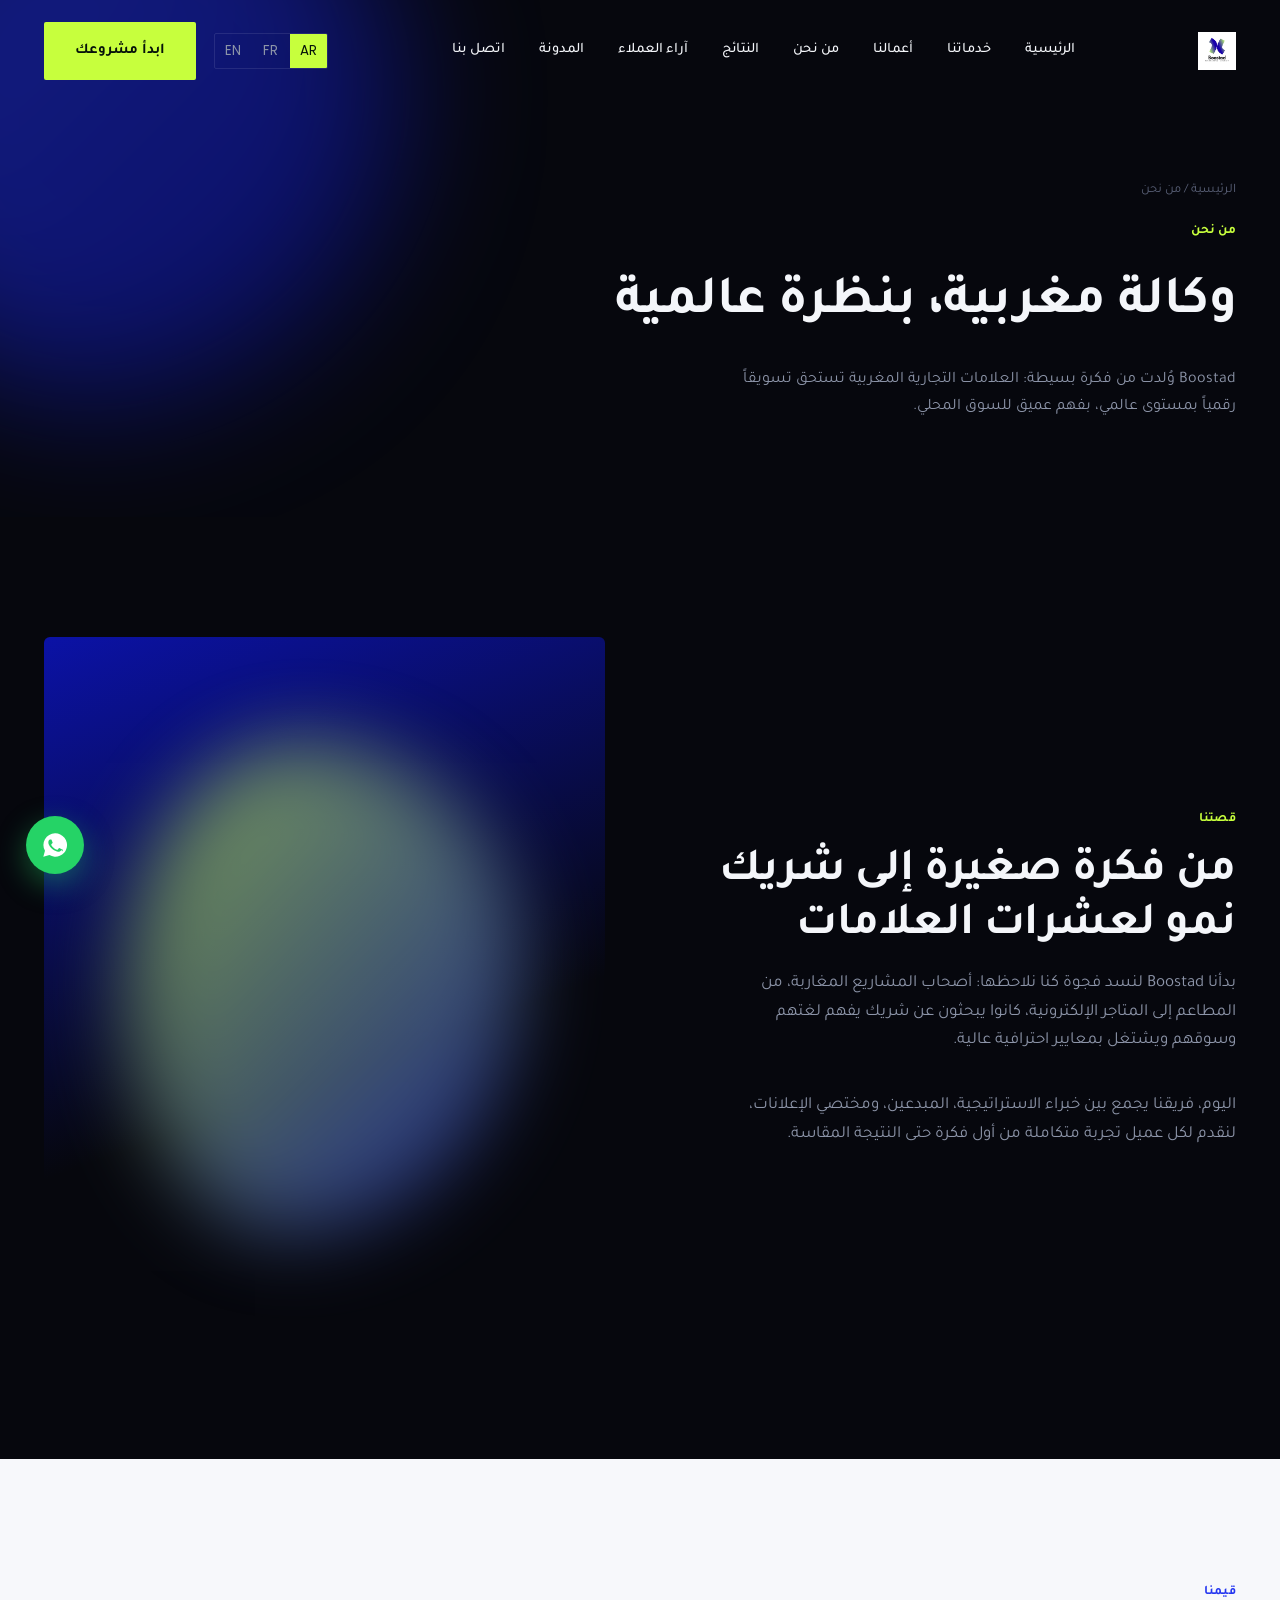
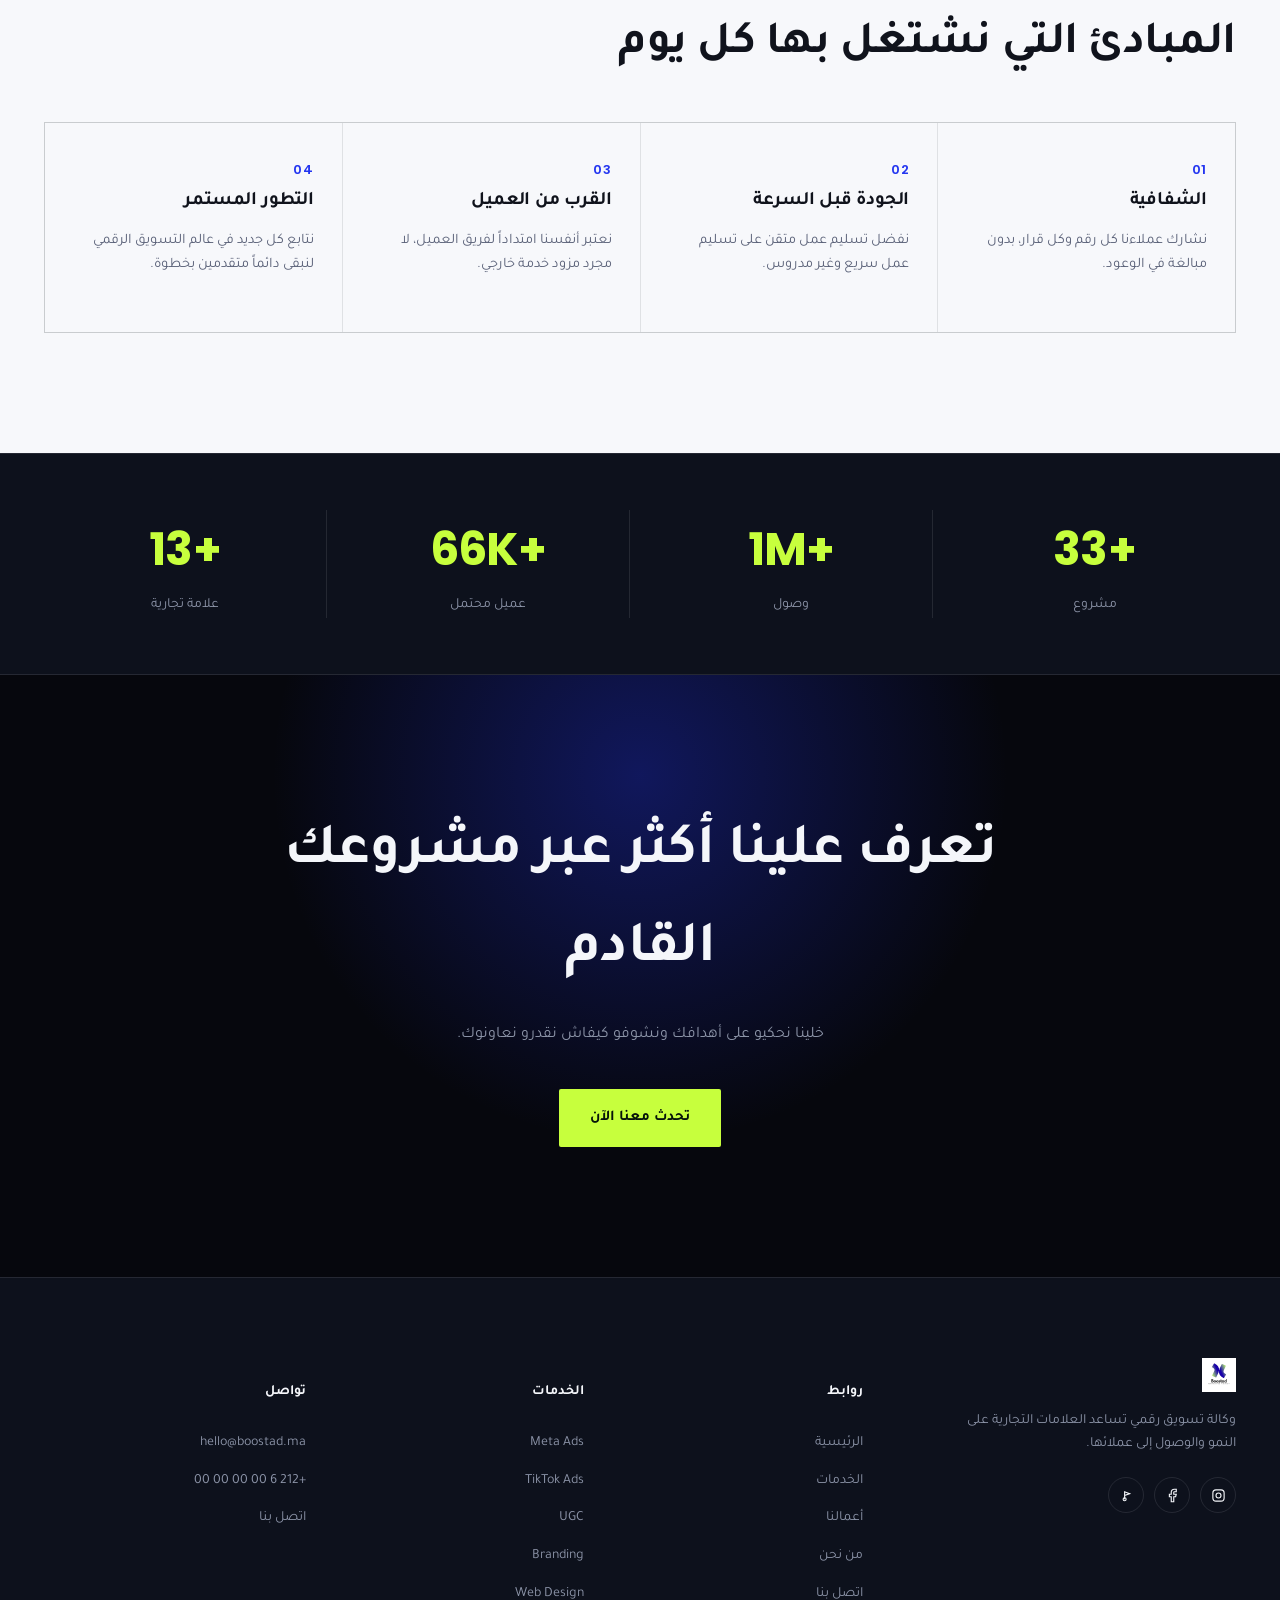
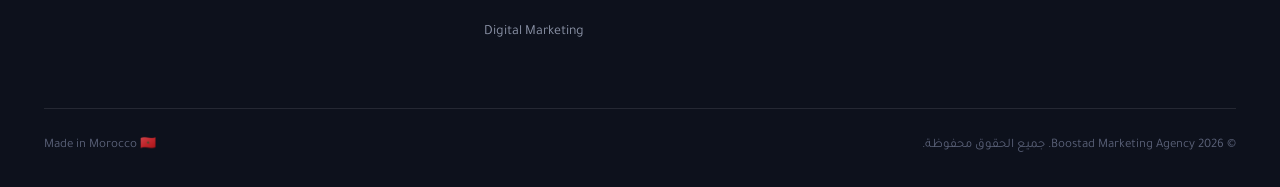
<file: about.html>
<!DOCTYPE html>
<html lang="ar" dir="rtl">
<head>
<meta charset="UTF-8">
<meta name="viewport" content="width=device-width, initial-scale=1.0">
<title>من نحن — Boostad Marketing Agency</title>
<meta name="description" content="تعرف على قصة Boostad، وكالة التسويق الرقمي المغربية، وقيمنا وفريقنا.">
<meta property="og:title" content="من نحن — Boostad Marketing Agency">
<meta property="og:description" content="تعرف على قصة Boostad، وكالة التسويق الرقمي المغربية، وقيمنا وفريقنا.">
<meta property="og:type" content="website">
<meta property="og:image" content="assets/logo.png">
<link rel="icon" href="assets/logo.png">
<link rel="preconnect" href="https://fonts.googleapis.com">
<link rel="preconnect" href="https://fonts.gstatic.com" crossorigin>
<link href="https://fonts.googleapis.com/css2?family=Tajawal:wght@400;500;700;900&family=Poppins:wght@400;500;600;700&display=swap" rel="stylesheet">
<link rel="stylesheet" href="css/style.css">
</head>
<body>
<header class="header">
  <div class="container">
    <a href="index.html" class="brand" aria-label="Boostad — الصفحة الرئيسية">
      <img src="assets/logo.png" alt="شعار Boostad Marketing Agency">
    </a>

    <nav class="nav-links" aria-label="التنقل الرئيسي">
      <a href="#hero" data-i18n="nav_home">الرئيسية</a>
      <a href="#services" data-i18n="nav_services">خدماتنا</a>
      <a href="#portfolio" data-i18n="nav_work">أعمالنا</a>
      <a href="#why" data-i18n="nav_about">من نحن</a>
      <a href="#results" data-i18n="nav_results">النتائج</a>
      <a href="#testimonials" data-i18n="nav_testi">آراء العملاء</a>
      <a href="blog.html" data-i18n="nav_blog">المدونة</a>
      <a href="#contact" data-i18n="nav_contact">اتصل بنا</a>
    </nav>

    <div class="header-right">
      <div class="lang-switch" role="group" aria-label="اختيار اللغة">
        <button data-lang="ar" class="active">AR</button>
        <button data-lang="fr">FR</button>
        <button data-lang="en">EN</button>
      </div>
      <a href="#contact" class="btn btn-primary" data-i18n="nav_cta">ابدأ مشروعك</a>
      <button class="burger" aria-label="فتح القائمة"><span></span><span></span><span></span></button>
    </div>
  </div>
</header>

<div class="mobile-nav" aria-hidden="true">
  <a href="#hero" data-i18n="nav_home">الرئيسية</a>
  <a href="#services" data-i18n="nav_services">خدماتنا</a>
  <a href="#portfolio" data-i18n="nav_work">أعمالنا</a>
  <a href="#why" data-i18n="nav_about">من نحن</a>
  <a href="#results" data-i18n="nav_results">النتائج</a>
  <a href="#testimonials" data-i18n="nav_testi">آراء العملاء</a>
  <a href="blog.html" data-i18n="nav_blog">المدونة</a>
  <a href="#contact" data-i18n="nav_contact">اتصل بنا</a>
  <a href="#contact" class="btn btn-primary" data-i18n="nav_cta">ابدأ مشروعك</a>
</div>


<section class="page-hero">
  <span class="hero-blob blue"></span>
  <div class="container">
    <div class="breadcrumb"><a href="index.html">الرئيسية</a> / من نحن</div>
    <span class="tag">من نحن</span>
    <h1>وكالة مغربية، بنظرة عالمية</h1>
    <p>Boostad وُلدت من فكرة بسيطة: العلامات التجارية المغربية تستحق تسويقاً رقمياً بمستوى عالمي، بفهم عميق للسوق المحلي.</p>
  </div>
</section>

<section class="section">
  <div class="container">
    <div class="why-wrap">
      <div class="why-list">
        <span class="section-tag">قصتنا</span>
        <h2 class="h2">من فكرة صغيرة إلى شريك نمو لعشرات العلامات</h2>
        <p class="lead" style="margin-bottom:20px;">بدأنا Boostad لنسد فجوة كنا نلاحظها: أصحاب المشاريع المغاربة، من المطاعم إلى المتاجر الإلكترونية، كانوا يبحثون عن شريك يفهم لغتهم وسوقهم ويشتغل بمعايير احترافية عالية.</p>
        <p class="lead">اليوم، فريقنا يجمع بين خبراء الاستراتيجية، المبدعين، ومختصي الإعلانات، لنقدم لكل عميل تجربة متكاملة من أول فكرة حتى النتيجة المقاسة.</p>
      </div>
      <div class="why-visual reveal"><span class="blob"></span></div>
    </div>
  </div>
</section>

<section class="section light" id="why">
  <div class="container">
    <span class="section-tag" style="color:var(--blue)">قيمنا</span>
    <h2 class="h2" style="margin-bottom:50px;">المبادئ التي نشتغل بها كل يوم</h2>
    <div class="services-grid" style="background:var(--line-dark); border-color:var(--line-dark);">
      <article class="service-card reveal" style="background:var(--paper);">
        <span class="num" style="color:var(--blue);">01</span>
        <h3 style="color:var(--graphite);">الشفافية</h3>
        <p style="color:var(--slate-2);">نشارك عملاءنا كل رقم وكل قرار، بدون مبالغة في الوعود.</p>
      </article>
      <article class="service-card reveal" style="background:var(--paper);">
        <span class="num" style="color:var(--blue);">02</span>
        <h3 style="color:var(--graphite);">الجودة قبل السرعة</h3>
        <p style="color:var(--slate-2);">نفضل تسليم عمل متقن على تسليم عمل سريع وغير مدروس.</p>
      </article>
      <article class="service-card reveal" style="background:var(--paper);">
        <span class="num" style="color:var(--blue);">03</span>
        <h3 style="color:var(--graphite);">القرب من العميل</h3>
        <p style="color:var(--slate-2);">نعتبر أنفسنا امتداداً لفريق العميل، لا مجرد مزود خدمة خارجي.</p>
      </article>
      <article class="service-card reveal" style="background:var(--paper);">
        <span class="num" style="color:var(--blue);">04</span>
        <h3 style="color:var(--graphite);">التطور المستمر</h3>
        <p style="color:var(--slate-2);">نتابع كل جديد في عالم التسويق الرقمي لنبقى دائماً متقدمين بخطوة.</p>
      </article>
    </div>
  </div>
</section>

<section class="stats">
  <div class="container">
    <div class="stats-grid">
      <div class="stat reveal"><div class="num"><span data-count="50" data-prefix="+">+0</span></div><div class="label">مشروع</div></div>
      <div class="stat reveal"><div class="num"><span data-count="1" data-prefix="+" data-suffix="M">+0M</span></div><div class="label">وصول</div></div>
      <div class="stat reveal"><div class="num"><span data-count="100" data-prefix="+" data-suffix="K">+0K</span></div><div class="label">عميل محتمل</div></div>
      <div class="stat reveal"><div class="num"><span data-count="20" data-prefix="+">+0</span></div><div class="label">علامة تجارية</div></div>
    </div>
  </div>
</section>

<section class="final-cta">
  <div class="container">
    <h2>تعرف علينا أكثر عبر مشروعك القادم</h2>
    <p>خلينا نحكيو على أهدافك ونشوفو كيفاش نقدرو نعاونوك.</p>
    <div class="hero-actions">
      <a href="index.html#contact" class="btn btn-primary">تحدث معنا الآن</a>
    </div>
  </div>
</section>
<!-- ================= FOOTER ================= -->
<footer class="footer">
  <div class="container">
    <div class="footer-top">
      <div class="footer-brand">
        <img src="assets/logo.png" alt="Boostad Marketing Agency">
        <p data-i18n="footer_desc">وكالة تسويق رقمي تساعد العلامات التجارية على النمو والوصول إلى عملائها.</p>
        <div class="footer-social">
          <a href="#" aria-label="Instagram"><svg viewBox="0 0 24 24" fill="none" stroke="currentColor" stroke-width="1.8"><rect x="3" y="3" width="18" height="18" rx="5"/><circle cx="12" cy="12" r="4"/></svg></a>
          <a href="#" aria-label="Facebook"><svg viewBox="0 0 24 24" fill="none" stroke="currentColor" stroke-width="1.8"><path d="M18 2h-3a5 5 0 00-5 5v3H7v4h3v8h4v-8h3l1-4h-4V7a1 1 0 011-1h3z"/></svg></a>
          <a href="#" aria-label="TikTok"><svg viewBox="0 0 24 24" fill="none" stroke="currentColor" stroke-width="1.8"><path d="M9 18V6l8 3-8 3"/><circle cx="9" cy="18" r="2.4"/></svg></a>
        </div>
      </div>
      <div>
        <h5 data-i18n="footer_nav_title">روابط</h5>
        <div class="footer-links">
          <a href="#hero" data-i18n="nav_home">الرئيسية</a>
          <a href="#services" data-i18n="nav_services">الخدمات</a>
          <a href="#portfolio" data-i18n="nav_work">أعمالنا</a>
          <a href="#why" data-i18n="nav_about">من نحن</a>
          <a href="#contact" data-i18n="nav_contact">اتصل بنا</a>
        </div>
      </div>
      <div>
        <h5 data-i18n="footer_services_title">الخدمات</h5>
        <div class="footer-links">
          <a href="services.html">Meta Ads</a>
          <a href="services.html">TikTok Ads</a>
          <a href="services.html">UGC</a>
          <a href="services.html">Branding</a>
          <a href="services.html">Web Design</a>
          <a href="services.html">Digital Marketing</a>
        </div>
      </div>
      <div>
        <h5 data-i18n="footer_contact_title">تواصل</h5>
        <div class="footer-links">
          <a href="mailto:hello@boostad.ma">hello@boostad.ma</a>
          <a href="tel:+212600000000">+212 6 00 00 00 00</a>
          <a href="#contact" data-i18n="nav_contact">اتصل بنا</a>
        </div>
      </div>
    </div>
    <div class="footer-bottom">
      <span data-i18n="copyright">© 2026 Boostad Marketing Agency. جميع الحقوق محفوظة.</span>
      <span>Made in Morocco 🇲🇦</span>
    </div>
  </div>
</footer>

<a href="https://wa.me/212600000000" target="_blank" rel="noopener" class="whatsapp-float" aria-label="تواصل عبر واتساب">
  <svg viewBox="0 0 24 24" fill="currentColor"><path d="M12 2a10 10 0 00-8.6 15L2 22l5.2-1.4A10 10 0 1012 2zm5.6 14.3c-.2.7-1.4 1.3-2 1.4-.5.1-1.1.1-1.8-.1-.4-.1-1-.3-1.6-.6-2.8-1.2-4.7-4-4.8-4.2-.1-.2-1.1-1.5-1.1-2.9s.7-2 1-2.3c.2-.3.5-.3.7-.3h.5c.2 0 .4 0 .6.4.2.5.7 1.8.8 1.9.1.2.1.4 0 .6-.1.2-.2.3-.4.5-.2.2-.4.4-.5.6-.2.2-.4.4-.2.7.2.3.9 1.5 2 2.4 1.3 1.2 2.4 1.6 2.8 1.7.3.1.5.1.7-.1.2-.2.8-.9 1-1.2.2-.3.4-.2.7-.1.3.1 1.7.8 2 1 .3.1.5.2.6.3.1.2.1.9-.1 1.6z"/></svg>
</a>

<script src="js/i18n.js"></script>
<script src="js/main.js"></script>
</body>
</html>
</file>
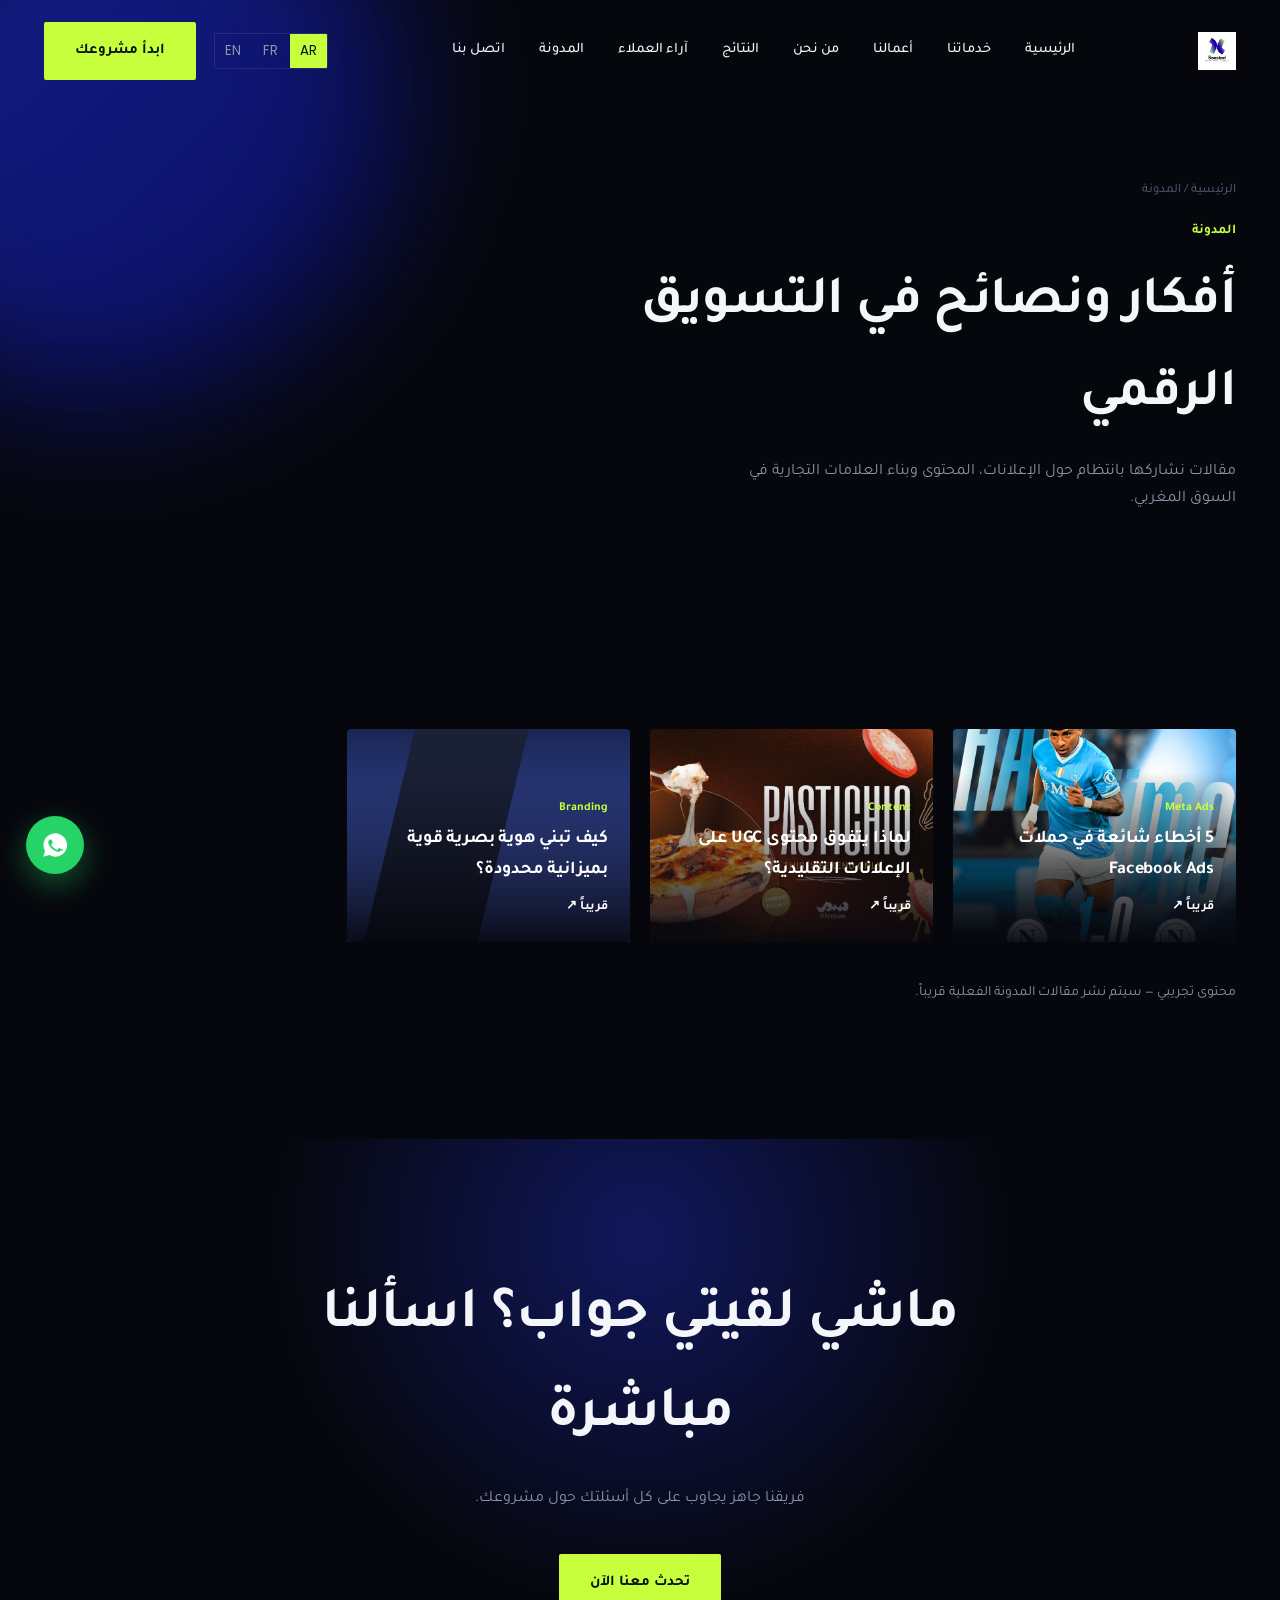
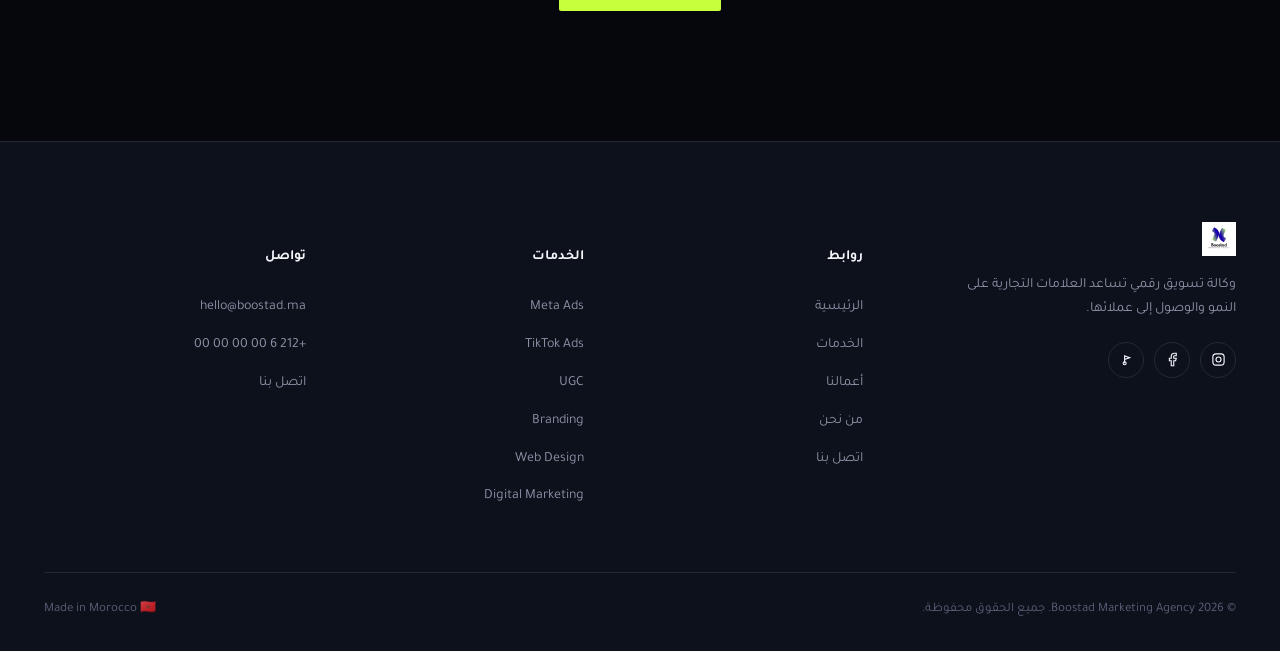
<file: blog.html>
<!DOCTYPE html>
<html lang="ar" dir="rtl">
<head>
<meta charset="UTF-8">
<meta name="viewport" content="width=device-width, initial-scale=1.0">
<title>المدونة — Boostad Marketing Agency</title>
<meta name="description" content="مقالات ونصائح من فريق Boostad حول التسويق الرقمي، الإعلانات وبناء العلامات التجارية.">
<meta property="og:title" content="المدونة — Boostad Marketing Agency">
<meta property="og:description" content="مقالات ونصائح من فريق Boostad حول التسويق الرقمي، الإعلانات وبناء العلامات التجارية.">
<meta property="og:type" content="website">
<meta property="og:image" content="assets/logo.png">
<link rel="icon" href="assets/logo.png">
<link rel="preconnect" href="https://fonts.googleapis.com">
<link rel="preconnect" href="https://fonts.gstatic.com" crossorigin>
<link href="https://fonts.googleapis.com/css2?family=Tajawal:wght@400;500;700;900&family=Poppins:wght@400;500;600;700&display=swap" rel="stylesheet">
<link rel="stylesheet" href="css/style.css">
</head>
<body>
<header class="header">
  <div class="container">
    <a href="index.html" class="brand" aria-label="Boostad — الصفحة الرئيسية">
      <img src="assets/logo.png" alt="شعار Boostad Marketing Agency">
    </a>

    <nav class="nav-links" aria-label="التنقل الرئيسي">
      <a href="#hero" data-i18n="nav_home">الرئيسية</a>
      <a href="#services" data-i18n="nav_services">خدماتنا</a>
      <a href="#portfolio" data-i18n="nav_work">أعمالنا</a>
      <a href="#why" data-i18n="nav_about">من نحن</a>
      <a href="#results" data-i18n="nav_results">النتائج</a>
      <a href="#testimonials" data-i18n="nav_testi">آراء العملاء</a>
      <a href="blog.html" data-i18n="nav_blog">المدونة</a>
      <a href="#contact" data-i18n="nav_contact">اتصل بنا</a>
    </nav>

    <div class="header-right">
      <div class="lang-switch" role="group" aria-label="اختيار اللغة">
        <button data-lang="ar" class="active">AR</button>
        <button data-lang="fr">FR</button>
        <button data-lang="en">EN</button>
      </div>
      <a href="#contact" class="btn btn-primary" data-i18n="nav_cta">ابدأ مشروعك</a>
      <button class="burger" aria-label="فتح القائمة"><span></span><span></span><span></span></button>
    </div>
  </div>
</header>

<div class="mobile-nav" aria-hidden="true">
  <a href="#hero" data-i18n="nav_home">الرئيسية</a>
  <a href="#services" data-i18n="nav_services">خدماتنا</a>
  <a href="#portfolio" data-i18n="nav_work">أعمالنا</a>
  <a href="#why" data-i18n="nav_about">من نحن</a>
  <a href="#results" data-i18n="nav_results">النتائج</a>
  <a href="#testimonials" data-i18n="nav_testi">آراء العملاء</a>
  <a href="blog.html" data-i18n="nav_blog">المدونة</a>
  <a href="#contact" data-i18n="nav_contact">اتصل بنا</a>
  <a href="#contact" class="btn btn-primary" data-i18n="nav_cta">ابدأ مشروعك</a>
</div>


<section class="page-hero">
  <span class="hero-blob blue"></span>
  <div class="container">
    <div class="breadcrumb"><a href="index.html">الرئيسية</a> / المدونة</div>
    <span class="tag">المدونة</span>
    <h1>أفكار ونصائح في التسويق الرقمي</h1>
    <p>مقالات نشاركها بانتظام حول الإعلانات، المحتوى وبناء العلامات التجارية في السوق المغربي.</p>
  </div>
</section>

<section class="section">
  <div class="container">
    <div class="portfolio-grid">
      <article class="p-item reveal" data-cat="all" style="aspect-ratio:4/3;">
        <img src="assets/portfolio/project-1.jpg" alt="مقال عن إعلانات ميتا" loading="lazy">
        <div class="overlay" style="opacity:1; background:linear-gradient(180deg, rgba(6,7,13,0) 20%, rgba(6,7,13,.95) 100%);">
          <span class="cat">Meta Ads</span>
          <h4>5 أخطاء شائعة في حملات Facebook Ads</h4>
          <span class="view">قريباً ↗</span>
        </div>
      </article>
      <article class="p-item reveal" data-cat="all" style="aspect-ratio:4/3;">
        <img src="assets/portfolio/project-2.jpg" alt="مقال عن محتوى UGC" loading="lazy">
        <div class="overlay" style="opacity:1; background:linear-gradient(180deg, rgba(6,7,13,0) 20%, rgba(6,7,13,.95) 100%);">
          <span class="cat">Content</span>
          <h4>لماذا يتفوق محتوى UGC على الإعلانات التقليدية؟</h4>
          <span class="view">قريباً ↗</span>
        </div>
      </article>
      <article class="p-item reveal" data-cat="all" style="aspect-ratio:4/3;">
        <img src="assets/portfolio/project-3.jpg" alt="مقال عن الهوية البصرية" loading="lazy">
        <div class="overlay" style="opacity:1; background:linear-gradient(180deg, rgba(6,7,13,0) 20%, rgba(6,7,13,.95) 100%);">
          <span class="cat">Branding</span>
          <h4>كيف تبني هوية بصرية قوية بميزانية محدودة؟</h4>
          <span class="view">قريباً ↗</span>
        </div>
      </article>
    </div>
    <p style="color:var(--slate); margin-top:40px; font-size:14px;">محتوى تجريبي — سيتم نشر مقالات المدونة الفعلية قريباً.</p>
  </div>
</section>

<section class="final-cta">
  <div class="container">
    <h2>ماشي لقيتي جواب؟ اسألنا مباشرة</h2>
    <p>فريقنا جاهز يجاوب على كل أسئلتك حول مشروعك.</p>
    <div class="hero-actions">
      <a href="index.html#contact" class="btn btn-primary">تحدث معنا الآن</a>
    </div>
  </div>
</section>
<!-- ================= FOOTER ================= -->
<footer class="footer">
  <div class="container">
    <div class="footer-top">
      <div class="footer-brand">
        <img src="assets/logo.png" alt="Boostad Marketing Agency">
        <p data-i18n="footer_desc">وكالة تسويق رقمي تساعد العلامات التجارية على النمو والوصول إلى عملائها.</p>
        <div class="footer-social">
          <a href="#" aria-label="Instagram"><svg viewBox="0 0 24 24" fill="none" stroke="currentColor" stroke-width="1.8"><rect x="3" y="3" width="18" height="18" rx="5"/><circle cx="12" cy="12" r="4"/></svg></a>
          <a href="#" aria-label="Facebook"><svg viewBox="0 0 24 24" fill="none" stroke="currentColor" stroke-width="1.8"><path d="M18 2h-3a5 5 0 00-5 5v3H7v4h3v8h4v-8h3l1-4h-4V7a1 1 0 011-1h3z"/></svg></a>
          <a href="#" aria-label="TikTok"><svg viewBox="0 0 24 24" fill="none" stroke="currentColor" stroke-width="1.8"><path d="M9 18V6l8 3-8 3"/><circle cx="9" cy="18" r="2.4"/></svg></a>
        </div>
      </div>
      <div>
        <h5 data-i18n="footer_nav_title">روابط</h5>
        <div class="footer-links">
          <a href="#hero" data-i18n="nav_home">الرئيسية</a>
          <a href="#services" data-i18n="nav_services">الخدمات</a>
          <a href="#portfolio" data-i18n="nav_work">أعمالنا</a>
          <a href="#why" data-i18n="nav_about">من نحن</a>
          <a href="#contact" data-i18n="nav_contact">اتصل بنا</a>
        </div>
      </div>
      <div>
        <h5 data-i18n="footer_services_title">الخدمات</h5>
        <div class="footer-links">
          <a href="services.html">Meta Ads</a>
          <a href="services.html">TikTok Ads</a>
          <a href="services.html">UGC</a>
          <a href="services.html">Branding</a>
          <a href="services.html">Web Design</a>
          <a href="services.html">Digital Marketing</a>
        </div>
      </div>
      <div>
        <h5 data-i18n="footer_contact_title">تواصل</h5>
        <div class="footer-links">
          <a href="mailto:hello@boostad.ma">hello@boostad.ma</a>
          <a href="tel:+212600000000">+212 6 00 00 00 00</a>
          <a href="#contact" data-i18n="nav_contact">اتصل بنا</a>
        </div>
      </div>
    </div>
    <div class="footer-bottom">
      <span data-i18n="copyright">© 2026 Boostad Marketing Agency. جميع الحقوق محفوظة.</span>
      <span>Made in Morocco 🇲🇦</span>
    </div>
  </div>
</footer>

<a href="https://wa.me/212600000000" target="_blank" rel="noopener" class="whatsapp-float" aria-label="تواصل عبر واتساب">
  <svg viewBox="0 0 24 24" fill="currentColor"><path d="M12 2a10 10 0 00-8.6 15L2 22l5.2-1.4A10 10 0 1012 2zm5.6 14.3c-.2.7-1.4 1.3-2 1.4-.5.1-1.1.1-1.8-.1-.4-.1-1-.3-1.6-.6-2.8-1.2-4.7-4-4.8-4.2-.1-.2-1.1-1.5-1.1-2.9s.7-2 1-2.3c.2-.3.5-.3.7-.3h.5c.2 0 .4 0 .6.4.2.5.7 1.8.8 1.9.1.2.1.4 0 .6-.1.2-.2.3-.4.5-.2.2-.4.4-.5.6-.2.2-.4.4-.2.7.2.3.9 1.5 2 2.4 1.3 1.2 2.4 1.6 2.8 1.7.3.1.5.1.7-.1.2-.2.8-.9 1-1.2.2-.3.4-.2.7-.1.3.1 1.7.8 2 1 .3.1.5.2.6.3.1.2.1.9-.1 1.6z"/></svg>
</a>

<script src="js/i18n.js"></script>
<script src="js/main.js"></script>
</body>
</html>
</file>
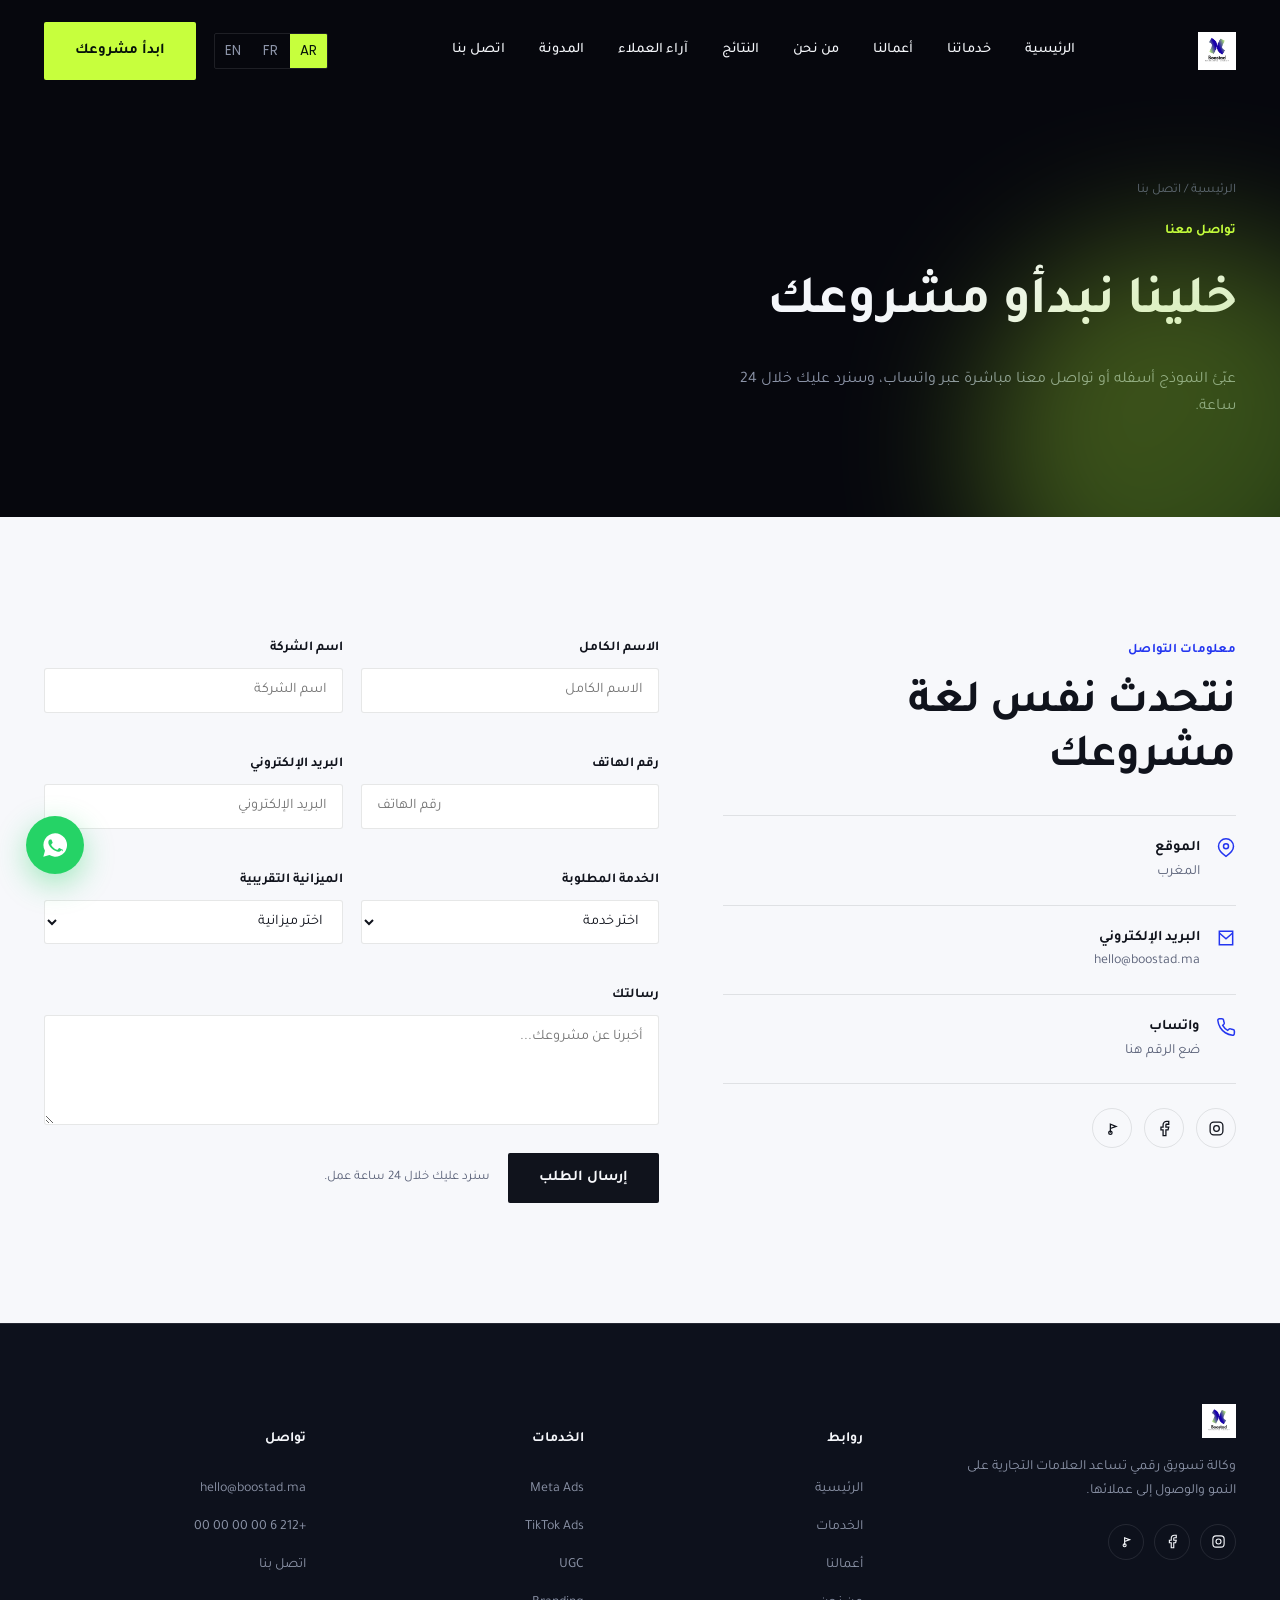
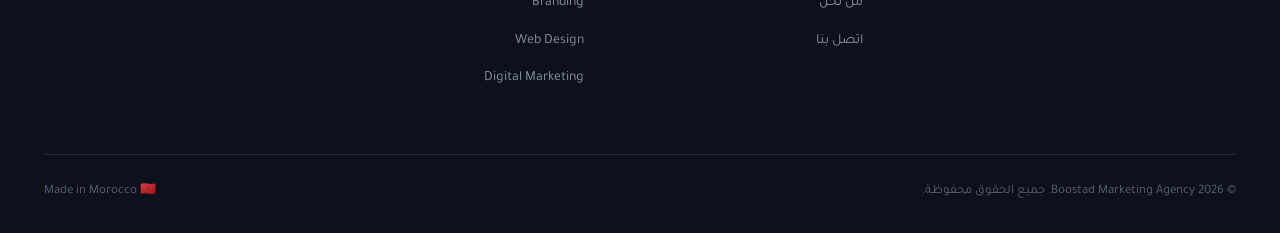
<file: contact.html>
<!DOCTYPE html>
<html lang="ar" dir="rtl">
<head>
<meta charset="UTF-8">
<meta name="viewport" content="width=device-width, initial-scale=1.0">
<title>اتصل بنا — Boostad Marketing Agency</title>
<meta name="description" content="تواصل مع فريق Boostad لمناقشة مشروعك التسويقي القادم. نرد خلال 24 ساعة.">
<meta property="og:title" content="اتصل بنا — Boostad Marketing Agency">
<meta property="og:description" content="تواصل مع فريق Boostad لمناقشة مشروعك التسويقي القادم. نرد خلال 24 ساعة.">
<meta property="og:type" content="website">
<meta property="og:image" content="assets/logo.png">
<link rel="icon" href="assets/logo.png">
<link rel="preconnect" href="https://fonts.googleapis.com">
<link rel="preconnect" href="https://fonts.gstatic.com" crossorigin>
<link href="https://fonts.googleapis.com/css2?family=Tajawal:wght@400;500;700;900&family=Poppins:wght@400;500;600;700&display=swap" rel="stylesheet">
<link rel="stylesheet" href="css/style.css">
</head>
<body>
<header class="header">
  <div class="container">
    <a href="index.html" class="brand" aria-label="Boostad — الصفحة الرئيسية">
      <img src="assets/logo.png" alt="شعار Boostad Marketing Agency">
    </a>

    <nav class="nav-links" aria-label="التنقل الرئيسي">
      <a href="#hero" data-i18n="nav_home">الرئيسية</a>
      <a href="#services" data-i18n="nav_services">خدماتنا</a>
      <a href="#portfolio" data-i18n="nav_work">أعمالنا</a>
      <a href="#why" data-i18n="nav_about">من نحن</a>
      <a href="#results" data-i18n="nav_results">النتائج</a>
      <a href="#testimonials" data-i18n="nav_testi">آراء العملاء</a>
      <a href="blog.html" data-i18n="nav_blog">المدونة</a>
      <a href="#contact" data-i18n="nav_contact">اتصل بنا</a>
    </nav>

    <div class="header-right">
      <div class="lang-switch" role="group" aria-label="اختيار اللغة">
        <button data-lang="ar" class="active">AR</button>
        <button data-lang="fr">FR</button>
        <button data-lang="en">EN</button>
      </div>
      <a href="#contact" class="btn btn-primary" data-i18n="nav_cta">ابدأ مشروعك</a>
      <button class="burger" aria-label="فتح القائمة"><span></span><span></span><span></span></button>
    </div>
  </div>
</header>

<div class="mobile-nav" aria-hidden="true">
  <a href="#hero" data-i18n="nav_home">الرئيسية</a>
  <a href="#services" data-i18n="nav_services">خدماتنا</a>
  <a href="#portfolio" data-i18n="nav_work">أعمالنا</a>
  <a href="#why" data-i18n="nav_about">من نحن</a>
  <a href="#results" data-i18n="nav_results">النتائج</a>
  <a href="#testimonials" data-i18n="nav_testi">آراء العملاء</a>
  <a href="blog.html" data-i18n="nav_blog">المدونة</a>
  <a href="#contact" data-i18n="nav_contact">اتصل بنا</a>
  <a href="#contact" class="btn btn-primary" data-i18n="nav_cta">ابدأ مشروعك</a>
</div>


<section class="page-hero">
  <span class="hero-blob lime"></span>
  <div class="container">
    <div class="breadcrumb"><a href="index.html">الرئيسية</a> / اتصل بنا</div>
    <span class="tag">تواصل معنا</span>
    <h1>خلينا نبدأو مشروعك</h1>
    <p>عبّئ النموذج أسفله أو تواصل معنا مباشرة عبر واتساب، وسنرد عليك خلال 24 ساعة.</p>
  </div>
</section>

<section class="section light">
  <div class="container">
    <div class="contact-wrap">
      <div>
        <span class="section-tag" style="color:var(--blue)">معلومات التواصل</span>
        <h2 class="h2">نتحدث نفس لغة مشروعك</h2>
        <div style="margin-top:30px;">
          <div class="contact-info-item">
            <svg viewBox="0 0 24 24" fill="none" stroke="currentColor" stroke-width="1.8"><path d="M21 10c0 6-9 12-9 12s-9-6-9-12a9 9 0 0118 0z"/><circle cx="12" cy="10" r="3"/></svg>
            <div><div class="t">الموقع</div><div class="d">المغرب</div></div>
          </div>
          <div class="contact-info-item">
            <svg viewBox="0 0 24 24" fill="none" stroke="currentColor" stroke-width="1.8"><path d="M4 4h16v16H4z"/><path d="M4 6l8 7 8-7"/></svg>
            <div><div class="t">البريد الإلكتروني</div><div class="d">hello@boostad.ma</div></div>
          </div>
          <div class="contact-info-item">
            <svg viewBox="0 0 24 24" fill="none" stroke="currentColor" stroke-width="1.8"><path d="M22 16.9v3a2 2 0 01-2.2 2 19.8 19.8 0 01-8.6-3 19.5 19.5 0 01-6-6 19.8 19.8 0 01-3-8.7A2 2 0 014.1 2h3a2 2 0 012 1.7c.1 1 .3 2 .7 2.9a2 2 0 01-.4 2.1L8 10.1a16 16 0 006 6l1.4-1.4a2 2 0 012.1-.4c.9.4 1.9.6 2.9.7a2 2 0 011.7 2z"/></svg>
            <div><div class="t">واتساب</div><div class="d">ضع الرقم هنا</div></div>
          </div>
        </div>
        <div class="social-row">
          <a href="#" aria-label="Instagram" target="_blank" rel="noopener"><svg viewBox="0 0 24 24" fill="none" stroke="currentColor" stroke-width="1.8"><rect x="3" y="3" width="18" height="18" rx="5"/><circle cx="12" cy="12" r="4"/></svg></a>
          <a href="#" aria-label="Facebook" target="_blank" rel="noopener"><svg viewBox="0 0 24 24" fill="none" stroke="currentColor" stroke-width="1.8"><path d="M18 2h-3a5 5 0 00-5 5v3H7v4h3v8h4v-8h3l1-4h-4V7a1 1 0 011-1h3z"/></svg></a>
          <a href="#" aria-label="TikTok" target="_blank" rel="noopener"><svg viewBox="0 0 24 24" fill="none" stroke="currentColor" stroke-width="1.8"><path d="M9 18V6l8 3-8 3"/><circle cx="9" cy="18" r="2.4"/></svg></a>
        </div>
      </div>

      <form id="contact-form" novalidate>
        <div class="form-grid">
          <div class="field"><label>الاسم الكامل</label><input type="text" name="name" data-required data-err-required="يرجى إدخال الاسم الكامل" placeholder="الاسم الكامل"><span class="err"></span></div>
          <div class="field"><label>اسم الشركة</label><input type="text" name="company" placeholder="اسم الشركة"><span class="err"></span></div>
          <div class="field"><label>رقم الهاتف</label><input type="tel" name="phone" data-required data-err-required="يرجى إدخال رقم الهاتف" data-err-phone="يرجى إدخال رقم هاتف صحيح" placeholder="رقم الهاتف"><span class="err"></span></div>
          <div class="field"><label>البريد الإلكتروني</label><input type="email" name="email" data-required data-err-required="يرجى إدخال البريد الإلكتروني" data-err-email="يرجى إدخال بريد إلكتروني صحيح" placeholder="البريد الإلكتروني"><span class="err"></span></div>
          <div class="field">
            <label>الخدمة المطلوبة</label>
            <select name="service" data-required data-err-required="يرجى اختيار الخدمة">
              <option value="">اختر خدمة</option>
              <option>Digital Marketing</option><option>Meta Ads</option><option>TikTok Ads</option>
              <option>Content Creation</option><option>UGC Content</option><option>Branding</option>
              <option>Websites</option><option>Marketing Strategy</option>
            </select>
            <span class="err"></span>
          </div>
          <div class="field">
            <label>الميزانية التقريبية</label>
            <select name="budget">
              <option value="">اختر ميزانية</option>
              <option>أقل من 3,000 درهم</option><option>3,000 - 10,000 درهم</option>
              <option>10,000 - 30,000 درهم</option><option>أكثر من 30,000 درهم</option>
            </select>
            <span class="err"></span>
          </div>
          <div class="field full"><label>رسالتك</label><textarea name="message" data-required data-err-required="يرجى كتابة رسالتك" placeholder="أخبرنا عن مشروعك..."></textarea><span class="err"></span></div>
        </div>
        <div class="form-actions">
          <button type="submit" class="btn btn-dark">إرسال الطلب</button>
          <span class="form-note">سنرد عليك خلال 24 ساعة عمل.</span>
        </div>
        <div class="form-success">تم استلام طلبك بنجاح! سنتواصل معك قريباً.</div>
      </form>
    </div>
  </div>
</section>
<!-- ================= FOOTER ================= -->
<footer class="footer">
  <div class="container">
    <div class="footer-top">
      <div class="footer-brand">
        <img src="assets/logo.png" alt="Boostad Marketing Agency">
        <p data-i18n="footer_desc">وكالة تسويق رقمي تساعد العلامات التجارية على النمو والوصول إلى عملائها.</p>
        <div class="footer-social">
          <a href="#" aria-label="Instagram"><svg viewBox="0 0 24 24" fill="none" stroke="currentColor" stroke-width="1.8"><rect x="3" y="3" width="18" height="18" rx="5"/><circle cx="12" cy="12" r="4"/></svg></a>
          <a href="#" aria-label="Facebook"><svg viewBox="0 0 24 24" fill="none" stroke="currentColor" stroke-width="1.8"><path d="M18 2h-3a5 5 0 00-5 5v3H7v4h3v8h4v-8h3l1-4h-4V7a1 1 0 011-1h3z"/></svg></a>
          <a href="#" aria-label="TikTok"><svg viewBox="0 0 24 24" fill="none" stroke="currentColor" stroke-width="1.8"><path d="M9 18V6l8 3-8 3"/><circle cx="9" cy="18" r="2.4"/></svg></a>
        </div>
      </div>
      <div>
        <h5 data-i18n="footer_nav_title">روابط</h5>
        <div class="footer-links">
          <a href="#hero" data-i18n="nav_home">الرئيسية</a>
          <a href="#services" data-i18n="nav_services">الخدمات</a>
          <a href="#portfolio" data-i18n="nav_work">أعمالنا</a>
          <a href="#why" data-i18n="nav_about">من نحن</a>
          <a href="#contact" data-i18n="nav_contact">اتصل بنا</a>
        </div>
      </div>
      <div>
        <h5 data-i18n="footer_services_title">الخدمات</h5>
        <div class="footer-links">
          <a href="services.html">Meta Ads</a>
          <a href="services.html">TikTok Ads</a>
          <a href="services.html">UGC</a>
          <a href="services.html">Branding</a>
          <a href="services.html">Web Design</a>
          <a href="services.html">Digital Marketing</a>
        </div>
      </div>
      <div>
        <h5 data-i18n="footer_contact_title">تواصل</h5>
        <div class="footer-links">
          <a href="mailto:hello@boostad.ma">hello@boostad.ma</a>
          <a href="tel:+212600000000">+212 6 00 00 00 00</a>
          <a href="#contact" data-i18n="nav_contact">اتصل بنا</a>
        </div>
      </div>
    </div>
    <div class="footer-bottom">
      <span data-i18n="copyright">© 2026 Boostad Marketing Agency. جميع الحقوق محفوظة.</span>
      <span>Made in Morocco 🇲🇦</span>
    </div>
  </div>
</footer>

<a href="https://wa.me/212600000000" target="_blank" rel="noopener" class="whatsapp-float" aria-label="تواصل عبر واتساب">
  <svg viewBox="0 0 24 24" fill="currentColor"><path d="M12 2a10 10 0 00-8.6 15L2 22l5.2-1.4A10 10 0 1012 2zm5.6 14.3c-.2.7-1.4 1.3-2 1.4-.5.1-1.1.1-1.8-.1-.4-.1-1-.3-1.6-.6-2.8-1.2-4.7-4-4.8-4.2-.1-.2-1.1-1.5-1.1-2.9s.7-2 1-2.3c.2-.3.5-.3.7-.3h.5c.2 0 .4 0 .6.4.2.5.7 1.8.8 1.9.1.2.1.4 0 .6-.1.2-.2.3-.4.5-.2.2-.4.4-.5.6-.2.2-.4.4-.2.7.2.3.9 1.5 2 2.4 1.3 1.2 2.4 1.6 2.8 1.7.3.1.5.1.7-.1.2-.2.8-.9 1-1.2.2-.3.4-.2.7-.1.3.1 1.7.8 2 1 .3.1.5.2.6.3.1.2.1.9-.1 1.6z"/></svg>
</a>

<script src="js/i18n.js"></script>
<script src="js/main.js"></script>
</body>
</html>
</file>
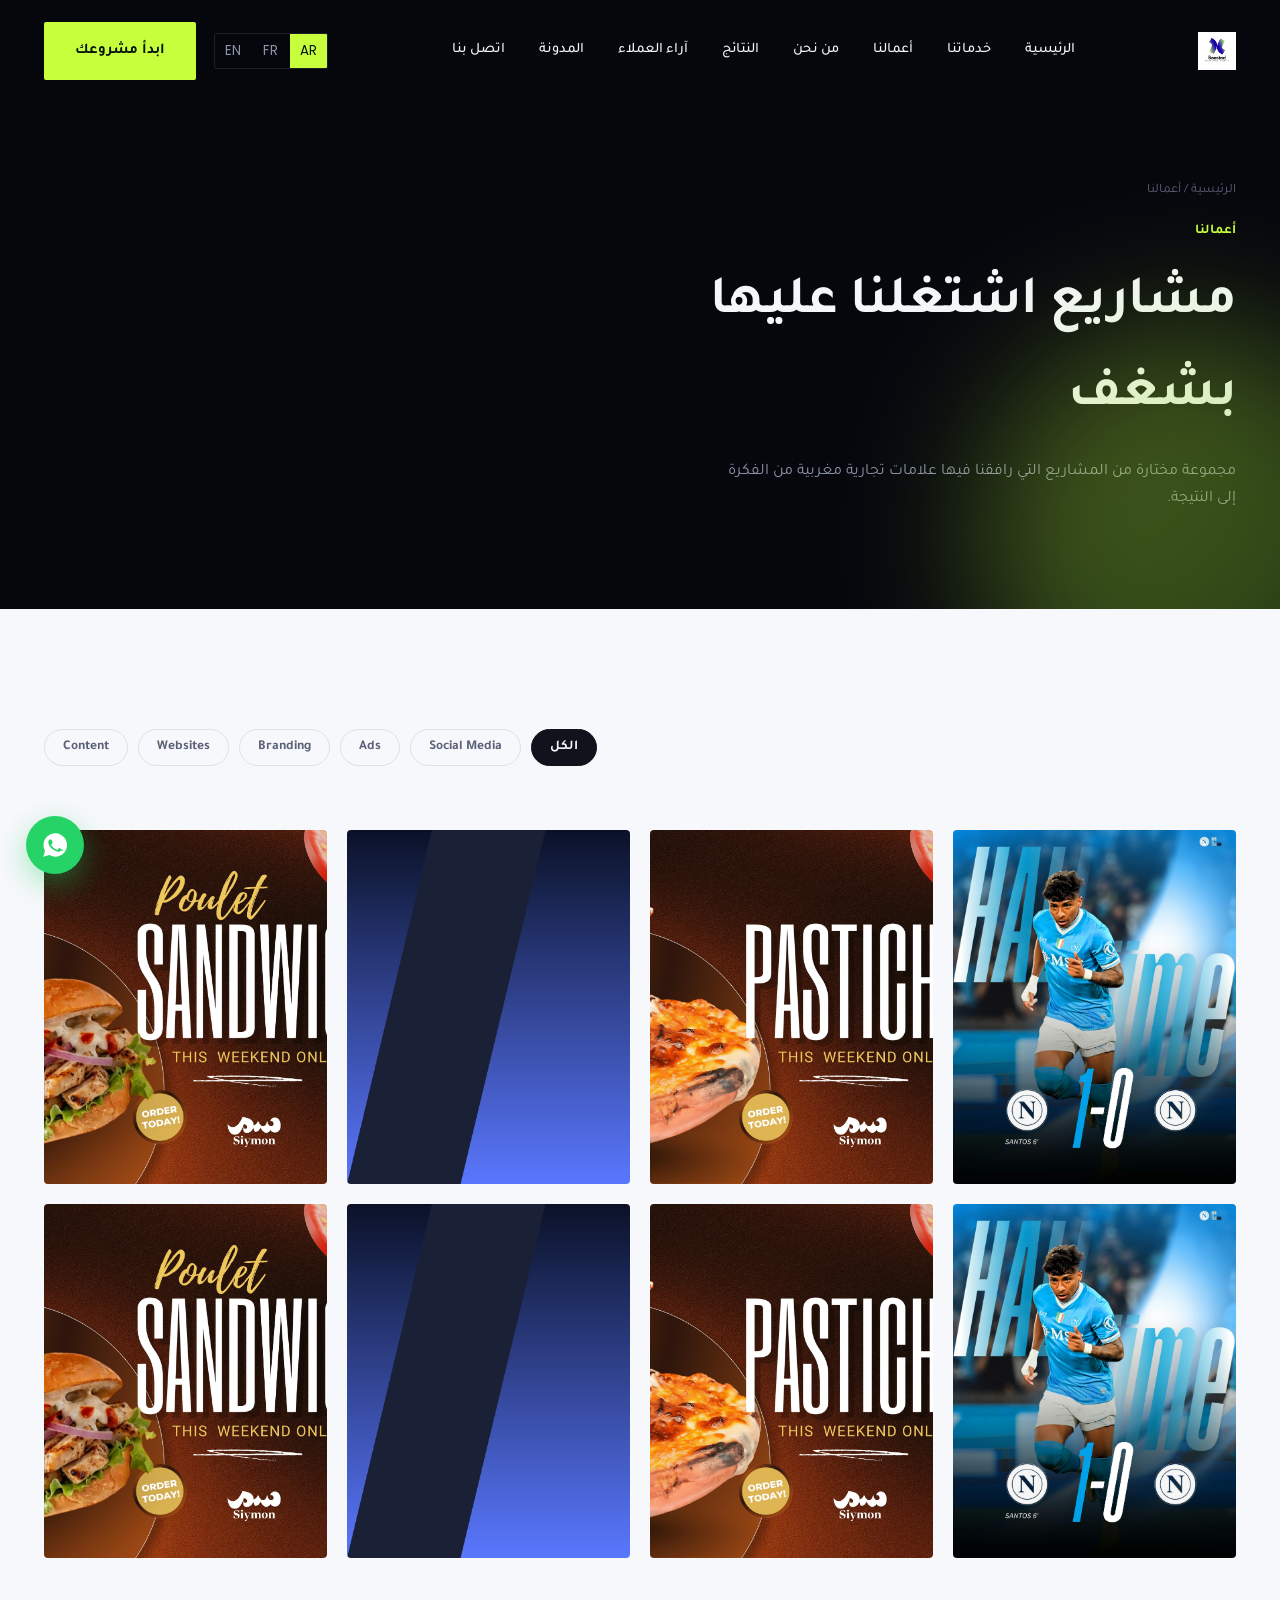
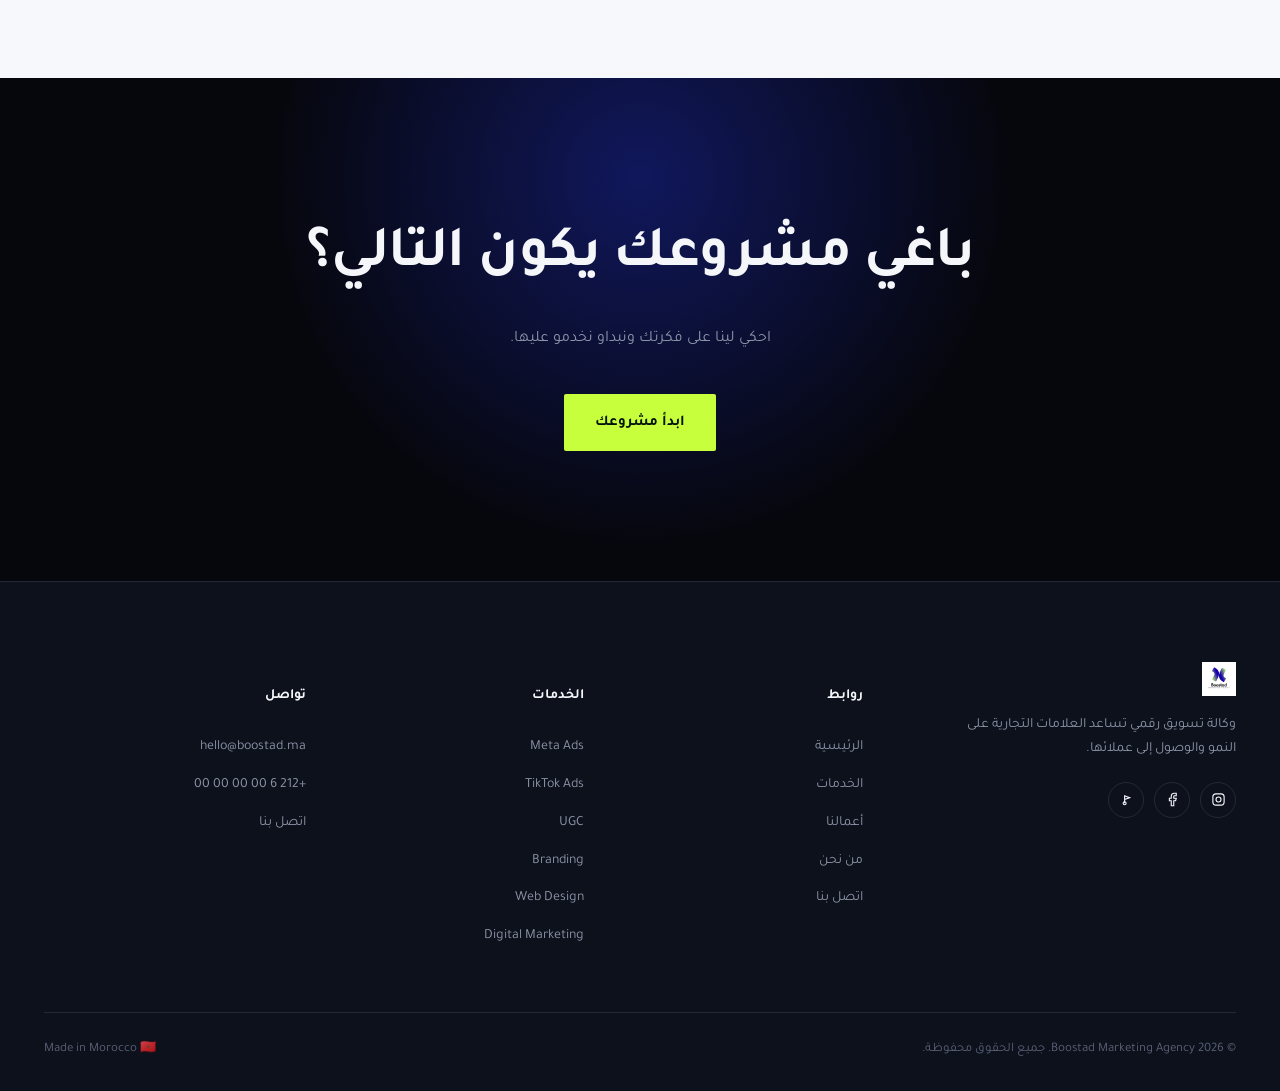
<file: portfolio.html>
<!DOCTYPE html>
<html lang="ar" dir="rtl">
<head>
<meta charset="UTF-8">
<meta name="viewport" content="width=device-width, initial-scale=1.0">
<title>أعمالنا — Boostad Marketing Agency</title>
<meta name="description" content="استكشف نماذج من مشاريع Boostad في التسويق الرقمي، الإعلانات، الهوية البصرية والمواقع الإلكترونية.">
<meta property="og:title" content="أعمالنا — Boostad Marketing Agency">
<meta property="og:description" content="استكشف نماذج من مشاريع Boostad في التسويق الرقمي، الإعلانات، الهوية البصرية والمواقع الإلكترونية.">
<meta property="og:type" content="website">
<meta property="og:image" content="assets/logo.png">
<link rel="icon" href="assets/logo.png">
<link rel="preconnect" href="https://fonts.googleapis.com">
<link rel="preconnect" href="https://fonts.gstatic.com" crossorigin>
<link href="https://fonts.googleapis.com/css2?family=Tajawal:wght@400;500;700;900&family=Poppins:wght@400;500;600;700&display=swap" rel="stylesheet">
<link rel="stylesheet" href="css/style.css">
</head>
<body>
<header class="header">
  <div class="container">
    <a href="index.html" class="brand" aria-label="Boostad — الصفحة الرئيسية">
      <img src="assets/logo.png" alt="شعار Boostad Marketing Agency">
    </a>

    <nav class="nav-links" aria-label="التنقل الرئيسي">
      <a href="#hero" data-i18n="nav_home">الرئيسية</a>
      <a href="#services" data-i18n="nav_services">خدماتنا</a>
      <a href="#portfolio" data-i18n="nav_work">أعمالنا</a>
      <a href="#why" data-i18n="nav_about">من نحن</a>
      <a href="#results" data-i18n="nav_results">النتائج</a>
      <a href="#testimonials" data-i18n="nav_testi">آراء العملاء</a>
      <a href="blog.html" data-i18n="nav_blog">المدونة</a>
      <a href="#contact" data-i18n="nav_contact">اتصل بنا</a>
    </nav>

    <div class="header-right">
      <div class="lang-switch" role="group" aria-label="اختيار اللغة">
        <button data-lang="ar" class="active">AR</button>
        <button data-lang="fr">FR</button>
        <button data-lang="en">EN</button>
      </div>
      <a href="#contact" class="btn btn-primary" data-i18n="nav_cta">ابدأ مشروعك</a>
      <button class="burger" aria-label="فتح القائمة"><span></span><span></span><span></span></button>
    </div>
  </div>
</header>

<div class="mobile-nav" aria-hidden="true">
  <a href="#hero" data-i18n="nav_home">الرئيسية</a>
  <a href="#services" data-i18n="nav_services">خدماتنا</a>
  <a href="#portfolio" data-i18n="nav_work">أعمالنا</a>
  <a href="#why" data-i18n="nav_about">من نحن</a>
  <a href="#results" data-i18n="nav_results">النتائج</a>
  <a href="#testimonials" data-i18n="nav_testi">آراء العملاء</a>
  <a href="blog.html" data-i18n="nav_blog">المدونة</a>
  <a href="#contact" data-i18n="nav_contact">اتصل بنا</a>
  <a href="#contact" class="btn btn-primary" data-i18n="nav_cta">ابدأ مشروعك</a>
</div>


<section class="page-hero">
  <span class="hero-blob lime"></span>
  <div class="container">
    <div class="breadcrumb"><a href="index.html">الرئيسية</a> / أعمالنا</div>
    <span class="tag">أعمالنا</span>
    <h1>مشاريع اشتغلنا عليها بشغف</h1>
    <p>مجموعة مختارة من المشاريع التي رافقنا فيها علامات تجارية مغربية من الفكرة إلى النتيجة.</p>
  </div>
</section>

<section class="section light">
  <div class="container">
    <div class="section-head">
      <div></div>
      <div class="filter-bar">
        <button class="active" data-filter="all">الكل</button>
        <button data-filter="social">Social Media</button>
        <button data-filter="ads">Ads</button>
        <button data-filter="branding">Branding</button>
        <button data-filter="web">Websites</button>
        <button data-filter="content">Content</button>
      </div>
    </div>
    <div class="portfolio-grid">
      <div class="p-item reveal" data-cat="social"><img src="assets/portfolio/project-1.jpg" alt="مطعم دار الأطلس" loading="lazy"><div class="overlay"><span class="cat">Social Media</span><h4>مطعم دار الأطلس</h4><span class="view">View Project ↗</span></div></div>
      <div class="p-item reveal" data-cat="ads"><img src="assets/portfolio/project-2.jpg" alt="Atlas Store" loading="lazy"><div class="overlay"><span class="cat">Ads</span><h4>Atlas Store</h4><span class="view">View Project ↗</span></div></div>
      <div class="p-item reveal" data-cat="branding"><img src="assets/portfolio/project-3.jpg" alt="Nour Cosmetics" loading="lazy"><div class="overlay"><span class="cat">Branding</span><h4>Nour Cosmetics</h4><span class="view">View Project ↗</span></div></div>
      <div class="p-item reveal" data-cat="web"><img src="assets/portfolio/project-4.jpg" alt="Medina Travel" loading="lazy"><div class="overlay"><span class="cat">Websites</span><h4>Medina Travel</h4><span class="view">View Project ↗</span></div></div>
      <div class="p-item reveal" data-cat="content"><img src="assets/portfolio/project-1.jpg" alt="Café Riad" loading="lazy"><div class="overlay"><span class="cat">Content</span><h4>Café Riad</h4><span class="view">View Project ↗</span></div></div>
      <div class="p-item reveal" data-cat="ads"><img src="assets/portfolio/project-2.jpg" alt="Layla Fashion" loading="lazy"><div class="overlay"><span class="cat">Ads</span><h4>Layla Fashion</h4><span class="view">View Project ↗</span></div></div>
      <div class="p-item reveal" data-cat="social"><img src="assets/portfolio/project-3.jpg" alt="Clinique Zahra" loading="lazy"><div class="overlay"><span class="cat">Social Media</span><h4>Clinique Zahra</h4><span class="view">View Project ↗</span></div></div>
      <div class="p-item reveal" data-cat="branding"><img src="assets/portfolio/project-4.jpg" alt="Brew House" loading="lazy"><div class="overlay"><span class="cat">Branding</span><h4>Brew House</h4><span class="view">View Project ↗</span></div></div>
    </div>
  </div>
</section>

<section class="final-cta">
  <div class="container">
    <h2>باغي مشروعك يكون التالي؟</h2>
    <p>احكي لينا على فكرتك ونبداو نخدمو عليها.</p>
    <div class="hero-actions">
      <a href="index.html#contact" class="btn btn-primary">ابدأ مشروعك</a>
    </div>
  </div>
</section>
<!-- ================= FOOTER ================= -->
<footer class="footer">
  <div class="container">
    <div class="footer-top">
      <div class="footer-brand">
        <img src="assets/logo.png" alt="Boostad Marketing Agency">
        <p data-i18n="footer_desc">وكالة تسويق رقمي تساعد العلامات التجارية على النمو والوصول إلى عملائها.</p>
        <div class="footer-social">
          <a href="#" aria-label="Instagram"><svg viewBox="0 0 24 24" fill="none" stroke="currentColor" stroke-width="1.8"><rect x="3" y="3" width="18" height="18" rx="5"/><circle cx="12" cy="12" r="4"/></svg></a>
          <a href="#" aria-label="Facebook"><svg viewBox="0 0 24 24" fill="none" stroke="currentColor" stroke-width="1.8"><path d="M18 2h-3a5 5 0 00-5 5v3H7v4h3v8h4v-8h3l1-4h-4V7a1 1 0 011-1h3z"/></svg></a>
          <a href="#" aria-label="TikTok"><svg viewBox="0 0 24 24" fill="none" stroke="currentColor" stroke-width="1.8"><path d="M9 18V6l8 3-8 3"/><circle cx="9" cy="18" r="2.4"/></svg></a>
        </div>
      </div>
      <div>
        <h5 data-i18n="footer_nav_title">روابط</h5>
        <div class="footer-links">
          <a href="#hero" data-i18n="nav_home">الرئيسية</a>
          <a href="#services" data-i18n="nav_services">الخدمات</a>
          <a href="#portfolio" data-i18n="nav_work">أعمالنا</a>
          <a href="#why" data-i18n="nav_about">من نحن</a>
          <a href="#contact" data-i18n="nav_contact">اتصل بنا</a>
        </div>
      </div>
      <div>
        <h5 data-i18n="footer_services_title">الخدمات</h5>
        <div class="footer-links">
          <a href="services.html">Meta Ads</a>
          <a href="services.html">TikTok Ads</a>
          <a href="services.html">UGC</a>
          <a href="services.html">Branding</a>
          <a href="services.html">Web Design</a>
          <a href="services.html">Digital Marketing</a>
        </div>
      </div>
      <div>
        <h5 data-i18n="footer_contact_title">تواصل</h5>
        <div class="footer-links">
          <a href="mailto:hello@boostad.ma">hello@boostad.ma</a>
          <a href="tel:+212600000000">+212 6 00 00 00 00</a>
          <a href="#contact" data-i18n="nav_contact">اتصل بنا</a>
        </div>
      </div>
    </div>
    <div class="footer-bottom">
      <span data-i18n="copyright">© 2026 Boostad Marketing Agency. جميع الحقوق محفوظة.</span>
      <span>Made in Morocco 🇲🇦</span>
    </div>
  </div>
</footer>

<a href="https://wa.me/212600000000" target="_blank" rel="noopener" class="whatsapp-float" aria-label="تواصل عبر واتساب">
  <svg viewBox="0 0 24 24" fill="currentColor"><path d="M12 2a10 10 0 00-8.6 15L2 22l5.2-1.4A10 10 0 1012 2zm5.6 14.3c-.2.7-1.4 1.3-2 1.4-.5.1-1.1.1-1.8-.1-.4-.1-1-.3-1.6-.6-2.8-1.2-4.7-4-4.8-4.2-.1-.2-1.1-1.5-1.1-2.9s.7-2 1-2.3c.2-.3.5-.3.7-.3h.5c.2 0 .4 0 .6.4.2.5.7 1.8.8 1.9.1.2.1.4 0 .6-.1.2-.2.3-.4.5-.2.2-.4.4-.5.6-.2.2-.4.4-.2.7.2.3.9 1.5 2 2.4 1.3 1.2 2.4 1.6 2.8 1.7.3.1.5.1.7-.1.2-.2.8-.9 1-1.2.2-.3.4-.2.7-.1.3.1 1.7.8 2 1 .3.1.5.2.6.3.1.2.1.9-.1 1.6z"/></svg>
</a>

<script src="js/i18n.js"></script>
<script src="js/main.js"></script>
</body>
</html>
</file>
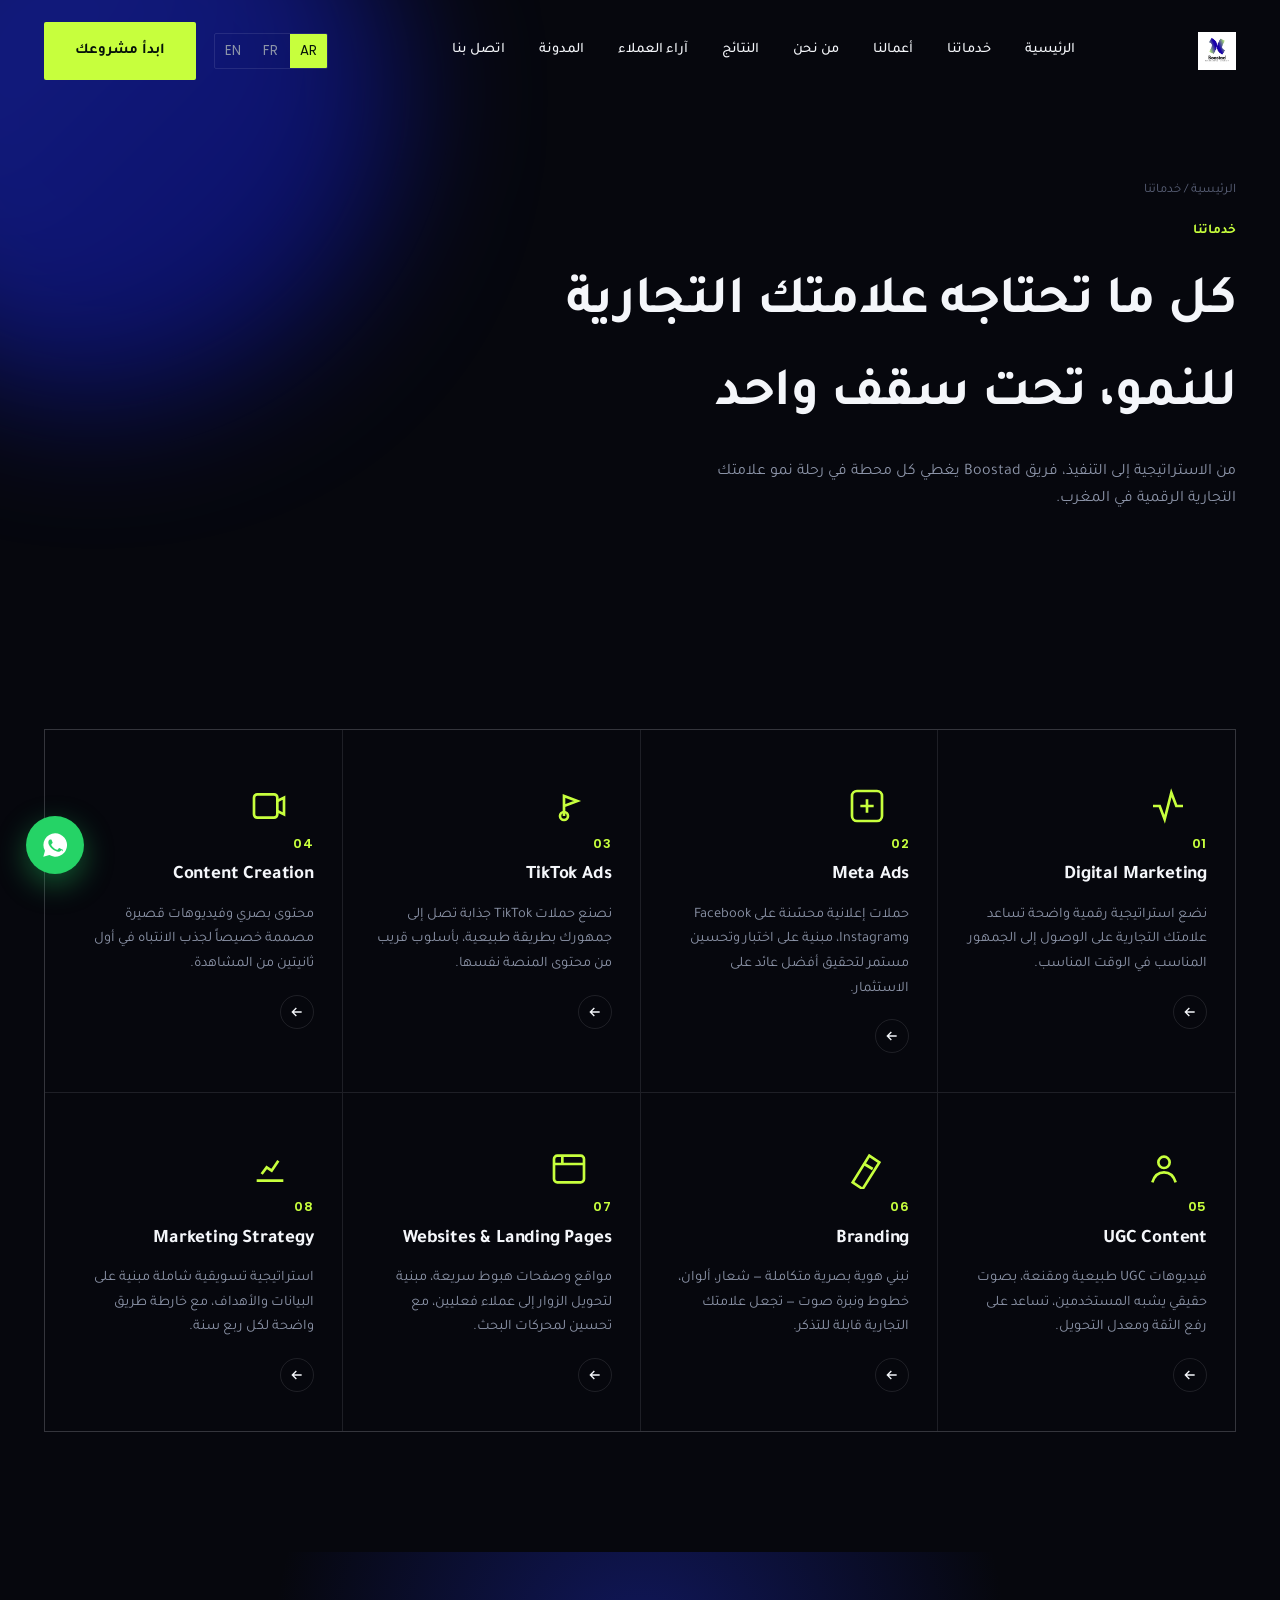
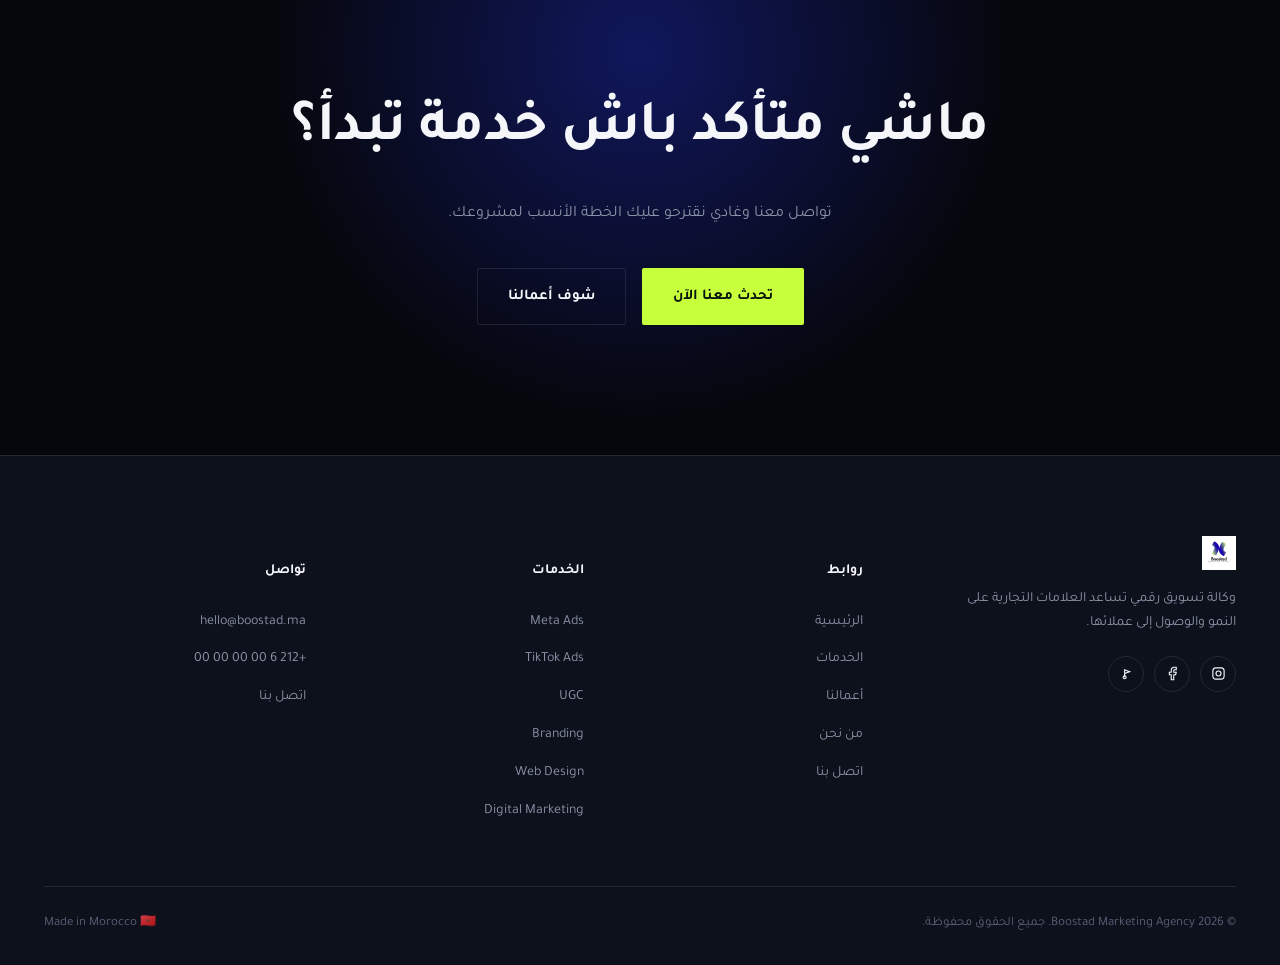
<file: services.html>
<!DOCTYPE html>
<html lang="ar" dir="rtl">
<head>
<meta charset="UTF-8">
<meta name="viewport" content="width=device-width, initial-scale=1.0">
<title>الخدمات — Boostad Marketing Agency</title>
<meta name="description" content="تعرف على خدمات Boostad الكاملة: تسويق رقمي، Meta Ads، TikTok Ads، محتوى، UGC، براندينغ ومواقع إلكترونية.">
<meta property="og:title" content="الخدمات — Boostad Marketing Agency">
<meta property="og:description" content="تعرف على خدمات Boostad الكاملة: تسويق رقمي، Meta Ads، TikTok Ads، محتوى، UGC، براندينغ ومواقع إلكترونية.">
<meta property="og:type" content="website">
<meta property="og:image" content="assets/logo.png">
<link rel="icon" href="assets/logo.png">
<link rel="preconnect" href="https://fonts.googleapis.com">
<link rel="preconnect" href="https://fonts.gstatic.com" crossorigin>
<link href="https://fonts.googleapis.com/css2?family=Tajawal:wght@400;500;700;900&family=Poppins:wght@400;500;600;700&display=swap" rel="stylesheet">
<link rel="stylesheet" href="css/style.css">
</head>
<body>
<header class="header">
  <div class="container">
    <a href="index.html" class="brand" aria-label="Boostad — الصفحة الرئيسية">
      <img src="assets/logo.png" alt="شعار Boostad Marketing Agency">
    </a>

    <nav class="nav-links" aria-label="التنقل الرئيسي">
      <a href="#hero" data-i18n="nav_home">الرئيسية</a>
      <a href="#services" data-i18n="nav_services">خدماتنا</a>
      <a href="#portfolio" data-i18n="nav_work">أعمالنا</a>
      <a href="#why" data-i18n="nav_about">من نحن</a>
      <a href="#results" data-i18n="nav_results">النتائج</a>
      <a href="#testimonials" data-i18n="nav_testi">آراء العملاء</a>
      <a href="blog.html" data-i18n="nav_blog">المدونة</a>
      <a href="#contact" data-i18n="nav_contact">اتصل بنا</a>
    </nav>

    <div class="header-right">
      <div class="lang-switch" role="group" aria-label="اختيار اللغة">
        <button data-lang="ar" class="active">AR</button>
        <button data-lang="fr">FR</button>
        <button data-lang="en">EN</button>
      </div>
      <a href="#contact" class="btn btn-primary" data-i18n="nav_cta">ابدأ مشروعك</a>
      <button class="burger" aria-label="فتح القائمة"><span></span><span></span><span></span></button>
    </div>
  </div>
</header>

<div class="mobile-nav" aria-hidden="true">
  <a href="#hero" data-i18n="nav_home">الرئيسية</a>
  <a href="#services" data-i18n="nav_services">خدماتنا</a>
  <a href="#portfolio" data-i18n="nav_work">أعمالنا</a>
  <a href="#why" data-i18n="nav_about">من نحن</a>
  <a href="#results" data-i18n="nav_results">النتائج</a>
  <a href="#testimonials" data-i18n="nav_testi">آراء العملاء</a>
  <a href="blog.html" data-i18n="nav_blog">المدونة</a>
  <a href="#contact" data-i18n="nav_contact">اتصل بنا</a>
  <a href="#contact" class="btn btn-primary" data-i18n="nav_cta">ابدأ مشروعك</a>
</div>


<section class="page-hero">
  <span class="hero-blob blue"></span>
  <div class="container">
    <div class="breadcrumb"><a href="index.html">الرئيسية</a> / خدماتنا</div>
    <span class="tag">خدماتنا</span>
    <h1>كل ما تحتاجه علامتك التجارية للنمو، تحت سقف واحد</h1>
    <p>من الاستراتيجية إلى التنفيذ، فريق Boostad يغطي كل محطة في رحلة نمو علامتك التجارية الرقمية في المغرب.</p>
  </div>
</section>

<section class="section">
  <div class="container">
    <div class="services-grid">
      <article class="service-card reveal">
        <span class="num">01</span>
        <svg class="icon" viewBox="0 0 24 24" fill="none" stroke="currentColor" stroke-width="1.6"><path d="M3 12h4l3 8 4-16 3 8h4"/></svg>
        <h3>Digital Marketing</h3>
        <p>نضع استراتيجية رقمية واضحة تساعد علامتك التجارية على الوصول إلى الجمهور المناسب في الوقت المناسب.</p>
        <a href="#contact-cta" class="arrow"><svg viewBox="0 0 24 24" fill="none" stroke="currentColor" stroke-width="2"><path d="M5 12h14M13 6l6 6-6 6"/></svg></a>
      </article>
      <article class="service-card reveal">
        <span class="num">02</span>
        <svg class="icon" viewBox="0 0 24 24" fill="none" stroke="currentColor" stroke-width="1.6"><rect x="3" y="3" width="18" height="18" rx="3"/><path d="M8 12h8M12 8v8"/></svg>
        <h3>Meta Ads</h3>
        <p>حملات إعلانية محسّنة على Facebook وInstagram، مبنية على اختبار وتحسين مستمر لتحقيق أفضل عائد على الاستثمار.</p>
        <a href="#contact-cta" class="arrow"><svg viewBox="0 0 24 24" fill="none" stroke="currentColor" stroke-width="2"><path d="M5 12h14M13 6l6 6-6 6"/></svg></a>
      </article>
      <article class="service-card reveal">
        <span class="num">03</span>
        <svg class="icon" viewBox="0 0 24 24" fill="none" stroke="currentColor" stroke-width="1.6"><path d="M9 18V6l8 3-8 3"/><circle cx="9" cy="18" r="2.4"/></svg>
        <h3>TikTok Ads</h3>
        <p>نصنع حملات TikTok جذابة تصل إلى جمهورك بطريقة طبيعية، بأسلوب قريب من محتوى المنصة نفسها.</p>
        <a href="#contact-cta" class="arrow"><svg viewBox="0 0 24 24" fill="none" stroke="currentColor" stroke-width="2"><path d="M5 12h14M13 6l6 6-6 6"/></svg></a>
      </article>
      <article class="service-card reveal">
        <span class="num">04</span>
        <svg class="icon" viewBox="0 0 24 24" fill="none" stroke="currentColor" stroke-width="1.6"><rect x="3" y="5" width="14" height="14" rx="2"/><path d="M17 9l4-2v10l-4-2"/></svg>
        <h3>Content Creation</h3>
        <p>محتوى بصري وفيديوهات قصيرة مصممة خصيصاً لجذب الانتباه في أول ثانيتين من المشاهدة.</p>
        <a href="#contact-cta" class="arrow"><svg viewBox="0 0 24 24" fill="none" stroke="currentColor" stroke-width="2"><path d="M5 12h14M13 6l6 6-6 6"/></svg></a>
      </article>
      <article class="service-card reveal">
        <span class="num">05</span>
        <svg class="icon" viewBox="0 0 24 24" fill="none" stroke="currentColor" stroke-width="1.6"><circle cx="12" cy="8" r="3.4"/><path d="M5 20c1.2-4 4-6 7-6s5.8 2 7 6"/></svg>
        <h3>UGC Content</h3>
        <p>فيديوهات UGC طبيعية ومقنعة، بصوت حقيقي يشبه المستخدمين، تساعد على رفع الثقة ومعدل التحويل.</p>
        <a href="#contact-cta" class="arrow"><svg viewBox="0 0 24 24" fill="none" stroke="currentColor" stroke-width="2"><path d="M5 12h14M13 6l6 6-6 6"/></svg></a>
      </article>
      <article class="service-card reveal">
        <span class="num">06</span>
        <svg class="icon" viewBox="0 0 24 24" fill="none" stroke="currentColor" stroke-width="1.6"><path d="M4 20L14 4l6 4-10 16z"/><path d="M11 9l5 3"/></svg>
        <h3>Branding</h3>
        <p>نبني هوية بصرية متكاملة — شعار، ألوان، خطوط ونبرة صوت — تجعل علامتك التجارية قابلة للتذكر.</p>
        <a href="#contact-cta" class="arrow"><svg viewBox="0 0 24 24" fill="none" stroke="currentColor" stroke-width="2"><path d="M5 12h14M13 6l6 6-6 6"/></svg></a>
      </article>
      <article class="service-card reveal">
        <span class="num">07</span>
        <svg class="icon" viewBox="0 0 24 24" fill="none" stroke="currentColor" stroke-width="1.6"><rect x="3" y="4" width="18" height="16" rx="2"/><path d="M3 9h18M8 4v5"/></svg>
        <h3>Websites &amp; Landing Pages</h3>
        <p>مواقع وصفحات هبوط سريعة، مبنية لتحويل الزوار إلى عملاء فعليين، مع تحسين لمحركات البحث.</p>
        <a href="#contact-cta" class="arrow"><svg viewBox="0 0 24 24" fill="none" stroke="currentColor" stroke-width="2"><path d="M5 12h14M13 6l6 6-6 6"/></svg></a>
      </article>
      <article class="service-card reveal">
        <span class="num">08</span>
        <svg class="icon" viewBox="0 0 24 24" fill="none" stroke="currentColor" stroke-width="1.6"><path d="M4 19h16M7 15l3-4 3 2 4-6"/></svg>
        <h3>Marketing Strategy</h3>
        <p>استراتيجية تسويقية شاملة مبنية على البيانات والأهداف، مع خارطة طريق واضحة لكل ربع سنة.</p>
        <a href="#contact-cta" class="arrow"><svg viewBox="0 0 24 24" fill="none" stroke="currentColor" stroke-width="2"><path d="M5 12h14M13 6l6 6-6 6"/></svg></a>
      </article>
    </div>
  </div>
</section>

<section class="final-cta" id="contact-cta">
  <div class="container">
    <h2>ماشي متأكد باش خدمة تبدأ؟</h2>
    <p>تواصل معنا وغادي نقترحو عليك الخطة الأنسب لمشروعك.</p>
    <div class="hero-actions">
      <a href="index.html#contact" class="btn btn-primary">تحدث معنا الآن</a>
      <a href="portfolio.html" class="btn btn-outline">شوف أعمالنا</a>
    </div>
  </div>
</section>
<!-- ================= FOOTER ================= -->
<footer class="footer">
  <div class="container">
    <div class="footer-top">
      <div class="footer-brand">
        <img src="assets/logo.png" alt="Boostad Marketing Agency">
        <p data-i18n="footer_desc">وكالة تسويق رقمي تساعد العلامات التجارية على النمو والوصول إلى عملائها.</p>
        <div class="footer-social">
          <a href="#" aria-label="Instagram"><svg viewBox="0 0 24 24" fill="none" stroke="currentColor" stroke-width="1.8"><rect x="3" y="3" width="18" height="18" rx="5"/><circle cx="12" cy="12" r="4"/></svg></a>
          <a href="#" aria-label="Facebook"><svg viewBox="0 0 24 24" fill="none" stroke="currentColor" stroke-width="1.8"><path d="M18 2h-3a5 5 0 00-5 5v3H7v4h3v8h4v-8h3l1-4h-4V7a1 1 0 011-1h3z"/></svg></a>
          <a href="#" aria-label="TikTok"><svg viewBox="0 0 24 24" fill="none" stroke="currentColor" stroke-width="1.8"><path d="M9 18V6l8 3-8 3"/><circle cx="9" cy="18" r="2.4"/></svg></a>
        </div>
      </div>
      <div>
        <h5 data-i18n="footer_nav_title">روابط</h5>
        <div class="footer-links">
          <a href="#hero" data-i18n="nav_home">الرئيسية</a>
          <a href="#services" data-i18n="nav_services">الخدمات</a>
          <a href="#portfolio" data-i18n="nav_work">أعمالنا</a>
          <a href="#why" data-i18n="nav_about">من نحن</a>
          <a href="#contact" data-i18n="nav_contact">اتصل بنا</a>
        </div>
      </div>
      <div>
        <h5 data-i18n="footer_services_title">الخدمات</h5>
        <div class="footer-links">
          <a href="services.html">Meta Ads</a>
          <a href="services.html">TikTok Ads</a>
          <a href="services.html">UGC</a>
          <a href="services.html">Branding</a>
          <a href="services.html">Web Design</a>
          <a href="services.html">Digital Marketing</a>
        </div>
      </div>
      <div>
        <h5 data-i18n="footer_contact_title">تواصل</h5>
        <div class="footer-links">
          <a href="mailto:hello@boostad.ma">hello@boostad.ma</a>
          <a href="tel:+212600000000">+212 6 00 00 00 00</a>
          <a href="#contact" data-i18n="nav_contact">اتصل بنا</a>
        </div>
      </div>
    </div>
    <div class="footer-bottom">
      <span data-i18n="copyright">© 2026 Boostad Marketing Agency. جميع الحقوق محفوظة.</span>
      <span>Made in Morocco 🇲🇦</span>
    </div>
  </div>
</footer>

<a href="https://wa.me/212600000000" target="_blank" rel="noopener" class="whatsapp-float" aria-label="تواصل عبر واتساب">
  <svg viewBox="0 0 24 24" fill="currentColor"><path d="M12 2a10 10 0 00-8.6 15L2 22l5.2-1.4A10 10 0 1012 2zm5.6 14.3c-.2.7-1.4 1.3-2 1.4-.5.1-1.1.1-1.8-.1-.4-.1-1-.3-1.6-.6-2.8-1.2-4.7-4-4.8-4.2-.1-.2-1.1-1.5-1.1-2.9s.7-2 1-2.3c.2-.3.5-.3.7-.3h.5c.2 0 .4 0 .6.4.2.5.7 1.8.8 1.9.1.2.1.4 0 .6-.1.2-.2.3-.4.5-.2.2-.4.4-.5.6-.2.2-.4.4-.2.7.2.3.9 1.5 2 2.4 1.3 1.2 2.4 1.6 2.8 1.7.3.1.5.1.7-.1.2-.2.8-.9 1-1.2.2-.3.4-.2.7-.1.3.1 1.7.8 2 1 .3.1.5.2.6.3.1.2.1.9-.1 1.6z"/></svg>
</a>

<script src="js/i18n.js"></script>
<script src="js/main.js"></script>
</body>
</html>
</file>
<file: css/style.css>
/* =========================================================
   BOOSTAD — Marketing Agency
   Design tokens
   ---------------------------------------------------------
   Base:      #06070D  (near-black navy, hero/dark sections)
   Surface:   #0D111C  (elevated dark panels)
   Ink:       #F4F6FA  (primary text on dark)
   Paper:     #F7F8FB  (light section background)
   Graphite:  #10131C  (text on light)
   Slate:     #8C94A8  (secondary text)
   Blue:      #1B2BE0  (electric / deep blue, from logo)
   Blue-deep: #0B12A6
   Lime:      #C7FF3D  (lime green, from logo)
   Line:      rgba(244,246,250,0.10)
   ========================================================= */

:root{
  --base:#06070D;
  --surface:#0D111C;
  --surface-2:#12172A;
  --ink:#F4F6FA;
  --paper:#F7F8FB;
  --paper-2:#EDEFF5;
  --graphite:#10131C;
  --slate:#8C94A8;
  --slate-2:#5A6178;
  --blue:#2436F0;
  --blue-deep:#0B12A6;
  --lime:#C7FF3D;
  --lime-deep:#8FCB1B;
  --line:rgba(244,246,250,0.10);
  --line-dark:rgba(16,19,28,0.10);

  --font-ar:'Tajawal', sans-serif;
  --font-en:'Poppins', sans-serif;

  --container:1240px;
  --radius:2px;
  --ease:cubic-bezier(.16,.8,.24,1);
}

*,*::before,*::after{box-sizing:border-box;}
html{scroll-behavior:smooth;}
@media (prefers-reduced-motion: reduce){
  html{scroll-behavior:auto;}
  *,*::before,*::after{animation-duration:0.001ms !important; animation-iteration-count:1 !important; transition-duration:0.001ms !important;}
}

body{
  margin:0;
  background:var(--base);
  color:var(--ink);
  font-family:var(--font-ar);
  font-size:16px;
  line-height:1.7;
  -webkit-font-smoothing:antialiased;
  overflow-x:hidden;
}

html[dir="ltr"] body{ font-family:var(--font-en); }

img{max-width:100%; display:block;}
a{color:inherit; text-decoration:none;}
ul{list-style:none; margin:0; padding:0;}
button{font-family:inherit; cursor:pointer;}
input,select,textarea{font-family:inherit;}

.container{
  width:100%;
  max-width:var(--container);
  margin:0 auto;
  padding:0 24px;
}

.section-tag{
  display:inline-block;
  font-size:13px;
  letter-spacing:.02em;
  color:var(--lime);
  font-weight:600;
  margin-bottom:14px;
}

h1,h2,h3,h4{
  margin:0;
  font-weight:700;
  letter-spacing:-0.01em;
}

.h2{
  font-size:clamp(30px,4vw,46px);
  line-height:1.18;
  max-width:640px;
}
html[dir="rtl"] .h2{ max-width:680px; }

.lead{
  color:var(--slate);
  font-size:17px;
  max-width:520px;
  margin-top:16px;
}

/* Buttons ------------------------------------------------ */
.btn{
  display:inline-flex;
  align-items:center;
  gap:10px;
  padding:15px 30px;
  border-radius:var(--radius);
  font-weight:600;
  font-size:15px;
  border:1px solid transparent;
  transition:transform .35s var(--ease), background .3s ease, border-color .3s ease, color .3s ease;
  white-space:nowrap;
}
.btn-primary{
  background:var(--lime);
  color:#06130A;
}
.btn-primary:hover{ transform:translateY(-3px); background:#D8FF6B; }
.btn-outline{
  background:transparent;
  color:var(--ink);
  border-color:var(--line);
}
.btn-outline:hover{ border-color:var(--lime); color:var(--lime); transform:translateY(-3px); }
.btn-dark{
  background:var(--graphite);
  color:var(--paper);
}
.btn-dark:hover{ transform:translateY(-3px); background:#000; }
.btn svg{ width:18px; height:18px; }
html[dir="rtl"] .btn svg{ transform:scaleX(-1); }

/* =========================================================
   HEADER
   ========================================================= */
.header{
  position:fixed;
  top:0; left:0; right:0;
  z-index:200;
  padding:22px 0;
  background:transparent;
  transition:background .4s var(--ease), padding .4s var(--ease), border-color .4s ease;
  border-bottom:1px solid transparent;
}
.header.scrolled{
  background:rgba(6,7,13,0.86);
  backdrop-filter:blur(14px);
  -webkit-backdrop-filter:blur(14px);
  padding:14px 0;
  border-color:var(--line);
}
.header .container{
  display:flex;
  align-items:center;
  justify-content:space-between;
  gap:24px;
}
.brand{
  display:flex;
  align-items:center;
  gap:10px;
}
.brand img{ height:38px; width:auto; }

.nav-links{
  display:flex;
  align-items:center;
  gap:34px;
}
.nav-links a{
  font-size:14.5px;
  font-weight:500;
  color:var(--ink);
  position:relative;
  padding:4px 0;
}
.nav-links a::after{
  content:'';
  position:absolute;
  bottom:-2px; left:0; right:0;
  height:1px;
  background:var(--lime);
  transform:scaleX(0);
  transform-origin:right;
  transition:transform .35s var(--ease);
}
html[dir="rtl"] .nav-links a::after{ transform-origin:left; }
.nav-links a:hover::after{ transform:scaleX(1); }

.header-right{
  display:flex;
  align-items:center;
  gap:18px;
}

.lang-switch{
  display:flex;
  align-items:center;
  gap:2px;
  font-size:13px;
  font-family:var(--font-en);
  font-weight:600;
  color:var(--slate);
  border:1px solid var(--line);
  border-radius:var(--radius);
  overflow:hidden;
}
.lang-switch button{
  background:transparent;
  border:none;
  color:inherit;
  padding:7px 10px;
  transition:background .25s ease, color .25s ease;
}
.lang-switch button.active{ background:var(--lime); color:#06130A; }
.lang-switch button:not(.active):hover{ color:var(--ink); }

.burger{
  display:none;
  width:26px; height:18px;
  position:relative;
  background:none; border:none;
  padding:0;
}
.burger span{
  position:absolute; left:0; right:0; height:2px;
  background:var(--ink);
  transition:transform .35s var(--ease), opacity .3s ease, top .35s var(--ease);
}
.burger span:nth-child(1){ top:0; }
.burger span:nth-child(2){ top:8px; }
.burger span:nth-child(3){ top:16px; }
.burger.open span:nth-child(1){ top:8px; transform:rotate(45deg); }
.burger.open span:nth-child(2){ opacity:0; }
.burger.open span:nth-child(3){ top:8px; transform:rotate(-45deg); }

.mobile-nav{
  position:fixed;
  inset:0;
  background:#06070D;
  z-index:190;
  display:flex;
  flex-direction:column;
  justify-content:center;
  padding:32px;
  transform:translateY(-100%);
  transition:transform .5s var(--ease);
}
.mobile-nav.open{ transform:translateY(0); }
.mobile-nav a{
  display:block;
  font-size:26px;
  font-weight:600;
  padding:14px 0;
  border-bottom:1px solid var(--line);
}
.mobile-nav .btn{ margin-top:24px; align-self:flex-start; }

/* =========================================================
   HERO
   ========================================================= */
.hero{
  position:relative;
  min-height:100vh;
  display:flex;
  align-items:center;
  background:var(--base);
  padding-top:120px;
  padding-bottom:80px;
  overflow:hidden;
}
.hero-blob{
  position:absolute;
  border-radius:48% 52% 55% 45% / 50% 45% 55% 50%;
  filter:blur(70px);
  opacity:.55;
  pointer-events:none;
}
.hero-blob.blue{
  width:560px; height:560px;
  background:linear-gradient(135deg, var(--blue), var(--blue-deep));
  top:-160px; inset-inline-end:-160px;
  animation:float1 16s ease-in-out infinite;
}
.hero-blob.lime{
  width:420px; height:420px;
  background:linear-gradient(135deg, var(--lime), #5FA924);
  bottom:-140px; inset-inline-start:-120px;
  opacity:.35;
  animation:float2 20s ease-in-out infinite;
}
@keyframes float1{
  0%,100%{ transform:translate(0,0) scale(1); }
  50%{ transform:translate(-30px,40px) scale(1.08); }
}
@keyframes float2{
  0%,100%{ transform:translate(0,0) scale(1); }
  50%{ transform:translate(30px,-30px) scale(1.05); }
}

.hero .container{
  position:relative;
  z-index:2;
  display:grid;
  grid-template-columns:1.1fr .9fr;
  gap:60px;
  align-items:center;
}

.hero-trust{
  display:flex;
  align-items:center;
  gap:10px;
  font-size:13px;
  color:var(--slate);
  font-weight:500;
  margin-bottom:22px;
}
.hero-trust .dot{ color:var(--lime); }

.hero h1{
  font-size:clamp(38px,5.4vw,68px);
  line-height:1.12;
  letter-spacing:-0.02em;
}
.hero h1 .accent{
  background:linear-gradient(90deg, var(--lime), #7FE0FF 60%, var(--blue));
  -webkit-background-clip:text;
  background-clip:text;
  color:transparent;
}

.hero-actions{
  display:flex;
  gap:16px;
  margin-top:34px;
  flex-wrap:wrap;
}

.hero-visual{
  position:relative;
  aspect-ratio:1/1;
  max-width:440px;
  justify-self:center;
}
.hero-visual img{
  width:100%;
  filter:drop-shadow(0 30px 60px rgba(36,54,240,.35));
  animation:heroSpin 30s linear infinite;
}
@keyframes heroSpin{
  0%{ transform:rotate(0deg) scale(1); }
  50%{ transform:rotate(4deg) scale(1.03); }
  100%{ transform:rotate(0deg) scale(1); }
}
.hero-chip{
  position:absolute;
  display:flex; align-items:center; gap:8px;
  background:rgba(13,17,28,.75);
  border:1px solid var(--line);
  backdrop-filter:blur(10px);
  padding:10px 16px;
  border-radius:40px;
  font-size:13px;
  font-weight:600;
  animation:chipFloat 6s ease-in-out infinite;
}
.hero-chip svg{ width:16px; height:16px; color:var(--lime); }
.hero-chip.c1{ top:6%; inset-inline-start:-6%; animation-delay:0s; }
.hero-chip.c2{ top:42%; inset-inline-end:-10%; animation-delay:1.4s; }
.hero-chip.c3{ bottom:8%; inset-inline-start:2%; animation-delay:2.8s; }
@keyframes chipFloat{
  0%,100%{ transform:translateY(0); }
  50%{ transform:translateY(-12px); }
}

.scroll-cue{
  position:absolute;
  bottom:28px;
  left:50%;
  transform:translateX(-50%);
  font-size:12px;
  color:var(--slate);
  display:flex; flex-direction:column; align-items:center; gap:8px;
}
.scroll-cue .line{
  width:1px; height:34px;
  background:linear-gradient(var(--lime), transparent);
  animation:scrollLine 2s ease-in-out infinite;
}
@keyframes scrollLine{
  0%{ transform:scaleY(0); transform-origin:top; }
  50%{ transform:scaleY(1); transform-origin:top; }
  50.01%{ transform-origin:bottom; }
  100%{ transform:scaleY(0); transform-origin:bottom; }
}

/* =========================================================
   STATS
   ========================================================= */
.stats{
  background:var(--surface);
  border-top:1px solid var(--line);
  border-bottom:1px solid var(--line);
  padding:56px 0;
}
.stats-grid{
  display:grid;
  grid-template-columns:repeat(4,1fr);
  gap:20px;
}
.stat{
  text-align:center;
  padding:0 12px;
  border-inline-start:1px solid var(--line);
}
.stat:first-child{ border-inline-start:none; }
.stat .num{
  font-family:var(--font-en);
  font-size:clamp(30px,4vw,46px);
  font-weight:700;
  color:var(--lime);
  letter-spacing:-0.02em;
}
.stat .label{
  color:var(--slate);
  font-size:14px;
  margin-top:6px;
}

/* =========================================================
   Generic section spacing
   ========================================================= */
.section{ padding:120px 0; }
.section.light{ background:var(--paper); color:var(--graphite); }
.section-head{
  display:flex;
  align-items:flex-end;
  justify-content:space-between;
  gap:30px;
  margin-bottom:64px;
  flex-wrap:wrap;
}
.section.light .lead{ color:var(--slate-2); }

/* reveal */
.reveal{
  opacity:0;
  transform:translateY(28px);
  transition:opacity .8s var(--ease), transform .8s var(--ease);
}
.reveal.in{ opacity:1; transform:translateY(0); }

/* =========================================================
   SERVICES
   ========================================================= */
.services-grid{
  display:grid;
  grid-template-columns:repeat(4,1fr);
  gap:1px;
  background:var(--line);
  border:1px solid var(--line);
}
.service-card{
  background:var(--base);
  padding:36px 28px;
  position:relative;
  transition:background .4s ease;
  overflow:hidden;
}
.service-card::before{
  content:'';
  position:absolute; inset:0;
  background:linear-gradient(135deg, rgba(36,54,240,.16), rgba(199,255,61,.10));
  opacity:0;
  transition:opacity .4s ease;
}
.service-card:hover::before{ opacity:1; }
.service-card .num{
  font-family:var(--font-en);
  font-size:13px;
  color:var(--lime);
  font-weight:600;
  letter-spacing:.05em;
}
.service-card .icon{
  width:40px; height:40px;
  margin:20px 0 22px;
  color:var(--lime);
  transition:transform .4s var(--ease);
}
.service-card:hover .icon{ transform:translateY(-4px) rotate(-6deg); }
.service-card h3{ font-size:19px; margin-bottom:10px; position:relative; z-index:1;}
.service-card p{ color:var(--slate); font-size:14.5px; position:relative; z-index:1; margin:0 0 18px;}
.service-card .arrow{
  display:inline-flex;
  width:34px; height:34px;
  border:1px solid var(--line);
  border-radius:50%;
  align-items:center;
  justify-content:center;
  transition:transform .4s var(--ease), border-color .3s ease, background .3s ease;
  position:relative; z-index:1;
}
.service-card .arrow svg{ width:16px; height:16px; }
html[dir="rtl"] .service-card .arrow svg{ transform:scaleX(-1); }
.service-card:hover .arrow{ background:var(--lime); border-color:var(--lime); color:#06130A; transform:translateX(4px); }
html[dir="rtl"] .service-card:hover .arrow{ transform:translateX(-4px); }

/* =========================================================
   WHY
   ========================================================= */
.why-wrap{
  display:grid;
  grid-template-columns:1fr 1fr;
  gap:70px;
  align-items:center;
}
.why-list{ display:flex; flex-direction:column; }
.why-item{
  display:flex;
  gap:22px;
  padding:26px 0;
  border-top:1px solid var(--line-dark);
}
.why-item:last-child{ border-bottom:1px solid var(--line-dark); }
.why-item .num{
  font-family:var(--font-en);
  font-size:14px;
  color:var(--slate-2);
  font-weight:600;
  padding-top:4px;
}
.why-item h4{ font-size:19px; margin-bottom:6px; }
.why-item p{ color:var(--slate-2); font-size:14.5px; margin:0; max-width:400px;}

.why-visual{
  position:relative;
  aspect-ratio:4/5;
  border-radius:6px;
  overflow:hidden;
  background:linear-gradient(160deg, var(--blue-deep), var(--base) 60%);
}
.why-visual .blob{
  position:absolute;
  width:70%; height:70%;
  border-radius:44% 56% 60% 40%/50% 45% 55% 50%;
  background:linear-gradient(135deg, var(--lime), var(--blue));
  filter:blur(40px);
  opacity:.6;
  top:15%; left:15%;
  animation:float1 14s ease-in-out infinite;
}

/* =========================================================
   PROCESS
   ========================================================= */
.process-rail{
  display:grid;
  grid-template-columns:repeat(4,1fr);
  gap:0;
  position:relative;
}
.process-rail::before{
  content:'';
  position:absolute;
  top:22px; left:0; right:0;
  height:1px;
  background:var(--line);
}
.process-step{
  padding-inline-end:30px;
  position:relative;
}
.process-step .num-dot{
  width:44px; height:44px;
  border-radius:50%;
  background:var(--surface);
  border:1px solid var(--line);
  display:flex; align-items:center; justify-content:center;
  font-family:var(--font-en);
  font-weight:700;
  color:var(--lime);
  position:relative;
  z-index:1;
  margin-bottom:22px;
}
.process-step h4{ font-size:19px; margin-bottom:10px; }
.process-step p{ color:var(--slate); font-size:14.5px; max-width:250px; }

/* =========================================================
   PORTFOLIO
   ========================================================= */
.filter-bar{
  display:flex;
  gap:10px;
  flex-wrap:wrap;
}
.filter-bar button{
  background:transparent;
  border:1px solid var(--line-dark);
  color:var(--slate-2);
  padding:9px 18px;
  border-radius:30px;
  font-size:13.5px;
  font-weight:600;
  transition:all .3s ease;
}
.filter-bar button.active,
.filter-bar button:hover{
  background:var(--graphite);
  color:var(--paper);
  border-color:var(--graphite);
}

.portfolio-grid{
  display:grid;
  grid-template-columns:repeat(4,1fr);
  gap:20px;
}
.p-item{
  position:relative;
  aspect-ratio:4/5;
  overflow:hidden;
  border-radius:4px;
  cursor:pointer;
}
.p-item img{
  width:100%; height:100%; object-fit:cover;
  transition:transform .6s var(--ease);
}
.p-item:hover img{ transform:scale(1.08); }
.p-item .overlay{
  position:absolute; inset:0;
  background:linear-gradient(180deg, rgba(6,7,13,0) 40%, rgba(6,7,13,.92) 100%);
  display:flex;
  flex-direction:column;
  justify-content:flex-end;
  padding:22px;
  opacity:0;
  transition:opacity .4s ease;
}
.p-item:hover .overlay{ opacity:1; }
.p-item .cat{ font-size:12px; color:var(--lime); font-weight:600; margin-bottom:6px; }
.p-item h4{ font-size:18px; color:#fff; }
.p-item .view{
  margin-top:12px;
  font-size:13px;
  font-weight:600;
  color:#fff;
  display:inline-flex; align-items:center; gap:6px;
}
.p-item.hidden{ display:none; }

/* =========================================================
   RESULTS
   ========================================================= */
.results{
  background:var(--surface);
  border-top:1px solid var(--line);
  border-bottom:1px solid var(--line);
}
.results-grid{
  display:grid;
  grid-template-columns:repeat(4,1fr);
  gap:1px;
  background:var(--line);
  border:1px solid var(--line);
  margin-top:20px;
}
.result-card{
  background:var(--base);
  padding:38px 26px;
  text-align:center;
}
.result-card .num{
  font-family:var(--font-en);
  font-size:clamp(28px,3.4vw,40px);
  font-weight:700;
  color:var(--lime);
}
.result-card .label{ color:var(--slate); font-size:14px; margin-top:8px; }
.results-note{
  margin-top:24px;
  font-size:13px;
  color:var(--slate-2);
  display:flex; align-items:center; gap:8px;
}

/* =========================================================
   TESTIMONIALS
   ========================================================= */
.testi-track{
  display:grid;
  grid-template-columns:repeat(3,1fr);
  gap:24px;
}
.testi-card{
  background:var(--paper-2);
  border:1px solid var(--line-dark);
  padding:32px;
  border-radius:4px;
}
.testi-stars{ color:var(--lime-deep); font-size:14px; margin-bottom:16px; letter-spacing:2px;}
.testi-card p{ font-size:15.5px; color:var(--graphite); margin:0 0 22px; }
.testi-who{ display:flex; align-items:center; gap:12px; }
.testi-who img{ width:44px; height:44px; border-radius:50%; object-fit:cover; }
.testi-who .name{ font-weight:700; font-size:14.5px; }
.testi-who .biz{ color:var(--slate-2); font-size:13px; }
.demo-badge{
  display:inline-block;
  font-size:11px;
  color:var(--slate-2);
  border:1px solid var(--line-dark);
  padding:3px 9px;
  border-radius:20px;
  margin-top:20px;
}

/* =========================================================
   CLIENTS MARQUEE
   ========================================================= */
.marquee-wrap{
  overflow:hidden;
  border-top:1px solid var(--line);
  border-bottom:1px solid var(--line);
  padding:44px 0;
  background:var(--surface);
}
.marquee{
  display:flex;
  gap:80px;
  width:max-content;
  animation:marquee 28s linear infinite;
}
@keyframes marquee{
  from{ transform:translateX(0); }
  to{ transform:translateX(-50%); }
}
html[dir="rtl"] .marquee{ animation-name:marqueeRTL; }
@keyframes marqueeRTL{
  from{ transform:translateX(0); }
  to{ transform:translateX(50%); }
}
.marquee .logo-item{
  font-family:var(--font-en);
  font-weight:700;
  font-size:22px;
  color:var(--slate-2);
  filter:grayscale(1);
  opacity:.6;
  transition:opacity .3s ease, color .3s ease;
  white-space:nowrap;
}
.marquee .logo-item:hover{ opacity:1; color:var(--ink); }

/* =========================================================
   FINAL CTA
   ========================================================= */
.final-cta{
  position:relative;
  background:var(--base);
  padding:130px 0;
  text-align:center;
  overflow:hidden;
}
.final-cta::before{
  content:'';
  position:absolute;
  width:800px; height:800px;
  border-radius:50%;
  background:radial-gradient(circle, rgba(36,54,240,.35), transparent 65%);
  top:-300px; left:50%; transform:translateX(-50%);
  animation:pulse 8s ease-in-out infinite;
}
@keyframes pulse{
  0%,100%{ opacity:.6; transform:translateX(-50%) scale(1); }
  50%{ opacity:1; transform:translateX(-50%) scale(1.08); }
}
.final-cta h2{
  font-size:clamp(34px,5.5vw,58px);
  max-width:760px;
  margin:0 auto;
  position:relative;
}
.final-cta p{
  color:var(--slate);
  max-width:480px;
  margin:20px auto 40px;
  position:relative;
}
.final-cta .hero-actions{ justify-content:center; position:relative; }

/* =========================================================
   CONTACT
   ========================================================= */
.contact-wrap{
  display:grid;
  grid-template-columns:1fr 1.2fr;
  gap:64px;
}
.contact-info-item{
  display:flex; gap:16px; align-items:flex-start;
  padding:20px 0;
  border-top:1px solid var(--line-dark);
}
.contact-info-item:last-child{ border-bottom:1px solid var(--line-dark); }
.contact-info-item svg{ width:20px; height:20px; color:var(--blue); flex-shrink:0; margin-top:2px; }
.contact-info-item .t{ font-weight:700; font-size:14.5px; }
.contact-info-item .d{ color:var(--slate-2); font-size:14px; }
.social-row{ display:flex; gap:12px; margin-top:24px; }
.social-row a{
  width:40px; height:40px;
  border-radius:50%;
  border:1px solid var(--line-dark);
  display:flex; align-items:center; justify-content:center;
  transition:all .3s ease;
}
.social-row a:hover{ background:var(--graphite); color:#fff; }
.social-row svg{ width:17px; height:17px; }

.form-grid{
  display:grid;
  grid-template-columns:1fr 1fr;
  gap:18px;
}
.field{ display:flex; flex-direction:column; gap:8px; }
.field.full{ grid-column:1/-1; }
.field label{ font-size:13.5px; font-weight:600; color:var(--graphite); }
.field input, .field select, .field textarea{
  background:#fff;
  border:1px solid var(--line-dark);
  border-radius:3px;
  padding:13px 15px;
  font-size:14.5px;
  color:var(--graphite);
  transition:border-color .3s ease;
}
.field input:focus, .field select:focus, .field textarea:focus{
  outline:none;
  border-color:var(--blue);
}
.field textarea{ resize:vertical; min-height:110px; }
.field .err{ font-size:12.5px; color:#D3373C; min-height:14px; }
.field.invalid input, .field.invalid select, .field.invalid textarea{ border-color:#D3373C; }
.form-actions{ display:flex; align-items:center; gap:18px; margin-top:6px; flex-wrap:wrap; }
.form-note{ font-size:13px; color:var(--slate-2); }
.form-success{
  display:none;
  background:#EAFBD7;
  color:#3B6B0E;
  border:1px solid #C7FF3D;
  padding:14px 18px;
  border-radius:4px;
  font-size:14px;
  margin-top:18px;
}
.form-success.show{ display:block; }

.whatsapp-float{
  position:fixed;
  bottom:26px;
  inset-inline-end:26px;
  width:58px; height:58px;
  border-radius:50%;
  background:#25D366;
  display:flex; align-items:center; justify-content:center;
  box-shadow:0 10px 30px rgba(37,211,102,.4);
  z-index:150;
  animation:wa-pulse 2.6s ease-in-out infinite;
}
.whatsapp-float svg{ width:28px; height:28px; color:#fff; }
@keyframes wa-pulse{
  0%,100%{ box-shadow:0 10px 30px rgba(37,211,102,.4); }
  50%{ box-shadow:0 10px 40px rgba(37,211,102,.7); }
}

/* =========================================================
   FOOTER
   ========================================================= */
.footer{
  background:var(--surface);
  border-top:1px solid var(--line);
  padding:80px 0 30px;
}
.footer-top{
  display:grid;
  grid-template-columns:1.4fr 1fr 1fr 1.1fr;
  gap:40px;
  padding-bottom:56px;
}
.footer-brand img{ height:34px; margin-bottom:18px; }
.footer-brand p{ color:var(--slate); font-size:14px; max-width:280px; }
.footer h5{ font-size:14px; margin-bottom:20px; color:var(--ink); }
.footer-links a{
  display:block;
  color:var(--slate);
  font-size:14px;
  padding:7px 0;
  transition:color .3s ease;
}
.footer-links a:hover{ color:var(--lime); }
.footer-social{ display:flex; gap:10px; margin-top:20px; }
.footer-social a{
  width:36px; height:36px;
  border:1px solid var(--line);
  border-radius:50%;
  display:flex; align-items:center; justify-content:center;
  transition:all .3s ease;
}
.footer-social a:hover{ background:var(--lime); border-color:var(--lime); color:#06130A; }
.footer-social svg{ width:15px; height:15px; }
.footer-bottom{
  border-top:1px solid var(--line);
  padding-top:26px;
  display:flex;
  justify-content:space-between;
  color:var(--slate-2);
  font-size:13px;
  flex-wrap:wrap;
  gap:10px;
}

/* =========================================================
   Inner page hero (services/portfolio/about/contact pages)
   ========================================================= */
.page-hero{
  padding:180px 0 80px;
  background:var(--base);
  position:relative;
  overflow:hidden;
}
.page-hero .tag{ color:var(--lime); font-weight:600; font-size:13.5px; }
.page-hero h1{ font-size:clamp(32px,5vw,54px); margin-top:14px; max-width:700px; }
.page-hero p{ color:var(--slate); max-width:520px; margin-top:16px; font-size:16px; }
.breadcrumb{ font-size:13px; color:var(--slate-2); margin-bottom:16px; }
.breadcrumb a:hover{ color:var(--lime); }

/* =========================================================
   Responsive
   ========================================================= */
@media (max-width:1080px){
  .why-wrap{ grid-template-columns:1fr; }
  .services-grid{ grid-template-columns:repeat(2,1fr); }
  .results-grid{ grid-template-columns:repeat(2,1fr); }
  .portfolio-grid{ grid-template-columns:repeat(2,1fr); }
  .process-rail{ grid-template-columns:repeat(2,1fr); gap:40px; }
  .process-rail::before{ display:none; }
  .testi-track{ grid-template-columns:1fr 1fr; }
  .footer-top{ grid-template-columns:1fr 1fr; }
  .contact-wrap{ grid-template-columns:1fr; }
}

@media (max-width:860px){
  .nav-links{ display:none; }
  .burger{ display:block; }
  .hero .container{ grid-template-columns:1fr; text-align:center; }
  .hero-visual{ order:-1; max-width:280px; }
  .hero-actions{ justify-content:center; }
  .hero-trust{ justify-content:center; }
  .stats-grid{ grid-template-columns:repeat(2,1fr); gap:30px; }
  .stat{ border-inline-start:none; border-top:1px solid var(--line); padding-top:20px; }
  .stat:nth-child(-n+2){ border-top:none; padding-top:0; }
  .section{ padding:80px 0; }
  .section-head{ flex-direction:column; align-items:flex-start; }
  .testi-track{ grid-template-columns:1fr; }
  .footer-top{ grid-template-columns:1fr; gap:34px; }
  .form-grid{ grid-template-columns:1fr; }
}

@media (max-width:600px){
  .services-grid{ grid-template-columns:1fr; }
  .results-grid{ grid-template-columns:1fr 1fr; }
  .portfolio-grid{ grid-template-columns:1fr; }
  .process-rail{ grid-template-columns:1fr; }
  .lang-switch{ display:none; }
}
</file>
